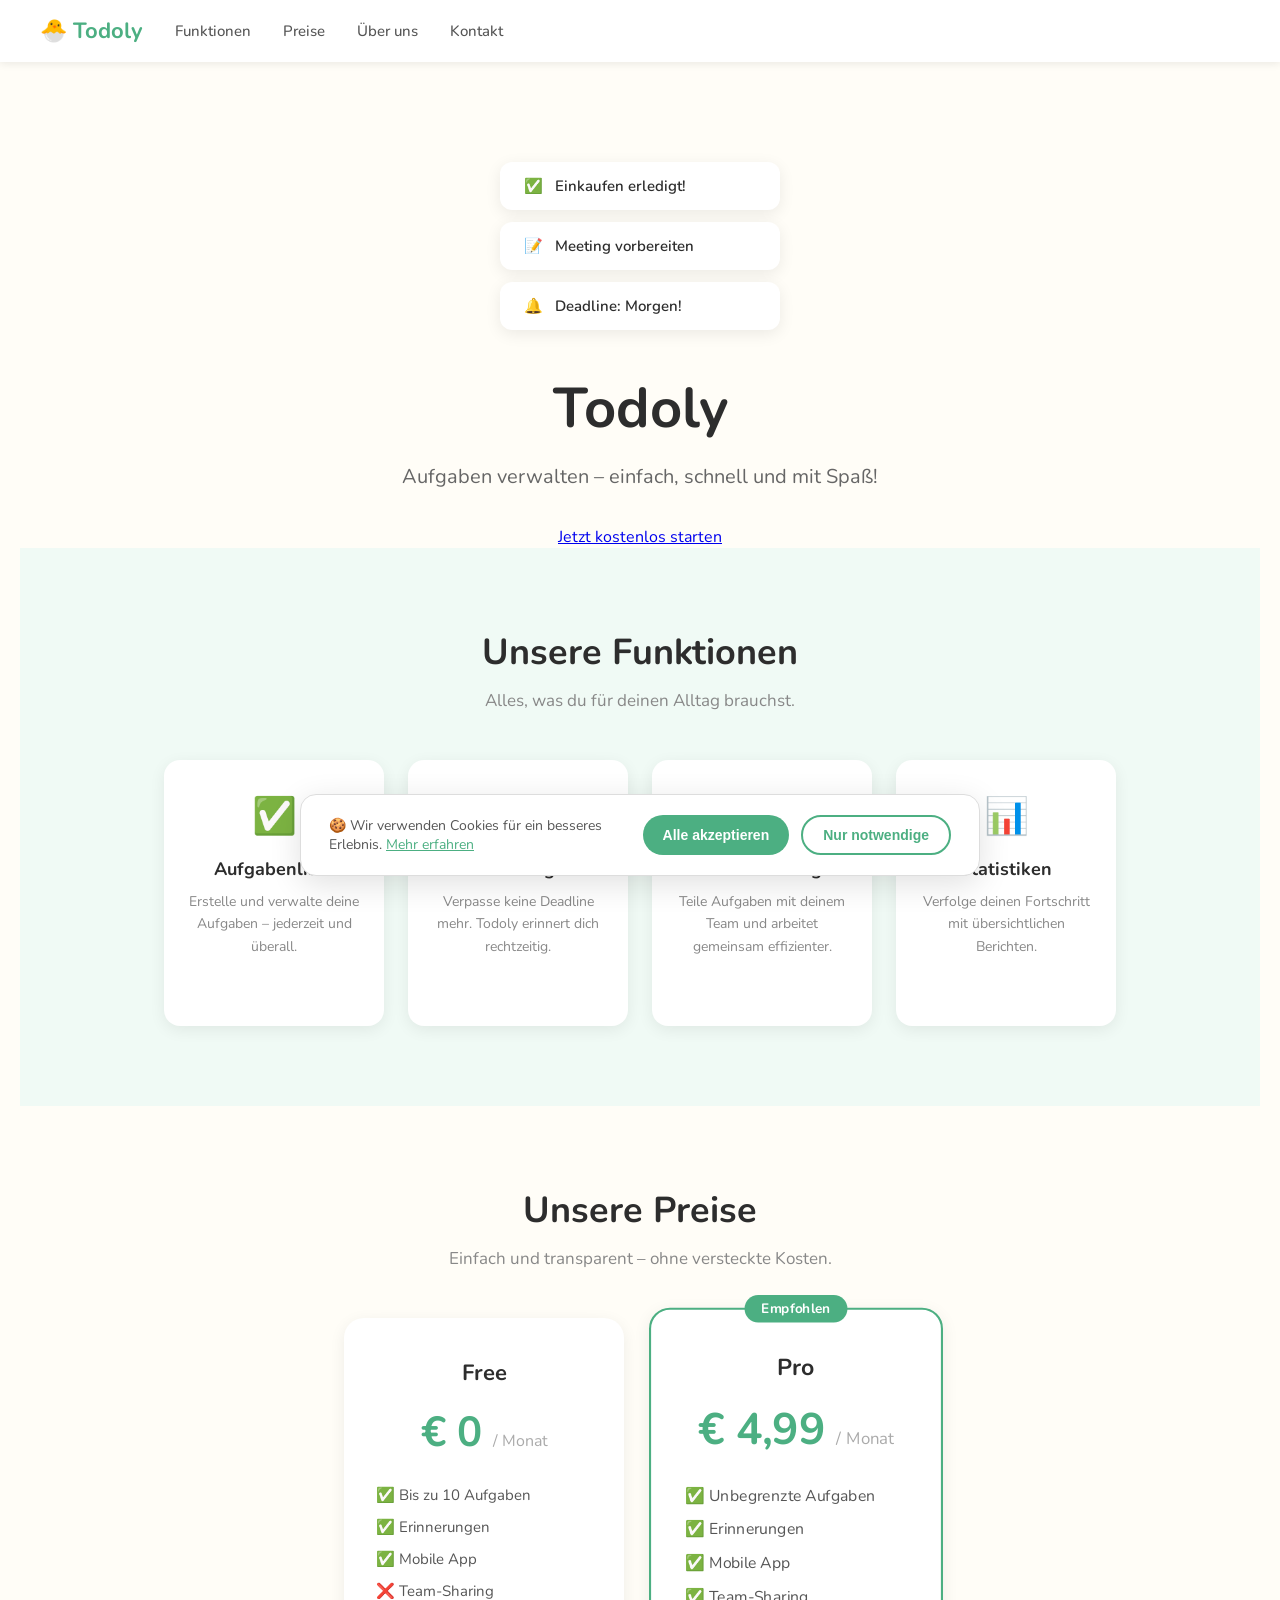
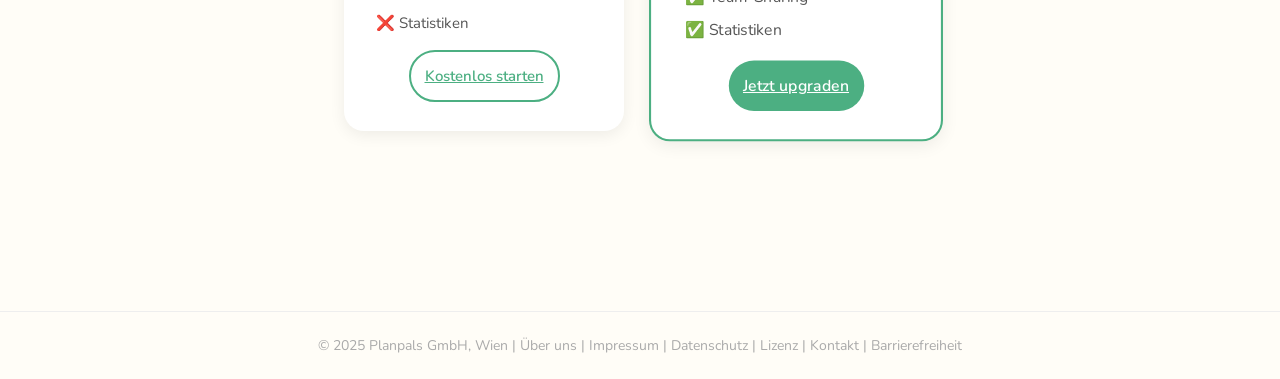
<file: index.html>
<!DOCTYPE html>
<html lang="de">
<head>
  <meta charset="UTF-8">
  <meta name="viewport" content="width=device-width, initial-scale=1.0">
  <title>Todoly – Planpals GmbH</title>
  <link rel="stylesheet" href="style.css">
</head>
<body>

  <!-- 접근성: 스킵 링크 -->
  <a href="#main" class="skip-link">Zum Hauptinhalt springen</a>

  <!-- Navigation -->
  <header role="banner">
    <nav aria-label="Hauptnavigation">
      <a href="index.html"><span>🐣 Todoly</span></a>
      <a href="#funktionen">Funktionen</a>
      <a href="#preise">Preise</a>
      <a href="about.html">Über uns</a>
      <a href="kontakt.html">Kontakt</a>
    </nav>
  </header>

  <!-- 메인 -->
  <main id="main">

    <!-- 히어로 -->
    <section aria-labelledby="hero-title">
      <div class="hero-animation" aria-label="Todoly App Animation" role="img">
  <div class="anim-card">
    <div class="anim-check">✅</div>
    <div class="anim-text">Einkaufen erledigt!</div>
  </div>
  <div class="anim-card anim-card-2">
    <div class="anim-check">📝</div>
    <div class="anim-text">Meeting vorbereiten</div>
  </div>
  <div class="anim-card anim-card-3">
    <div class="anim-check">🔔</div>
    <div class="anim-text">Deadline: Morgen!</div>
  </div>
</div>
      <h1 id="hero-title">Todoly</h1>
      <p>Aufgaben verwalten – einfach, schnell und mit Spaß!</p>
      <a href="#preise" class="btn-hero">Jetzt kostenlos starten</a>
    </section>

    <!-- 기능 -->
    <section id="funktionen" aria-labelledby="funktionen-title">

      <h2 id="funktionen-title">Unsere Funktionen</h2>
      <p>Alles, was du für deinen Alltag brauchst.</p>

      <div class="features">
        <div class="feature-card">
          <div class="feature-icon" aria-hidden="true">✅</div>
          <h3>Aufgabenliste</h3>
          <p>Erstelle und verwalte deine Aufgaben – jederzeit und überall.</p>
        </div>
        <div class="feature-card">
          <div class="feature-icon" aria-hidden="true">🔔</div>
          <h3>Erinnerungen</h3>
          <p>Verpasse keine Deadline mehr. Todoly erinnert dich rechtzeitig.</p>
        </div>
        <div class="feature-card">
          <div class="feature-icon" aria-hidden="true">👥</div>
          <h3>Team-Sharing</h3>
          <p>Teile Aufgaben mit deinem Team und arbeitet gemeinsam effizienter.</p>
        </div>
        <div class="feature-card">
          <div class="feature-icon" aria-hidden="true">📊</div>
          <h3>Statistiken</h3>
          <p>Verfolge deinen Fortschritt mit übersichtlichen Berichten.</p>
        </div>
      </div>
    </section>

    <!-- 가격 -->
    <section id="preise" aria-labelledby="preise-title">

      <h2 id="preise-title">Unsere Preise</h2>
      <p>Einfach und transparent – ohne versteckte Kosten.</p>

      <div class="pricing">

        <div class="pricing-card">
          <h3>Free</h3>
          <div class="price">€ 0 <span>/ Monat</span></div>
          <ul>
            <li>✅ Bis zu 10 Aufgaben</li>
            <li>✅ Erinnerungen</li>
            <li>✅ Mobile App</li>
            <li>❌ Team-Sharing</li>
            <li>❌ Statistiken</li>
          </ul>
          <a href="kontakt.html" class="btn-outline">Kostenlos starten</a>
        </div>

        <div class="pricing-card pricing-featured">
          <div class="badge">Empfohlen</div>
          <h3>Pro</h3>
          <div class="price">€ 4,99 <span>/ Monat</span></div>
          <ul>
            <li>✅ Unbegrenzte Aufgaben</li>
            <li>✅ Erinnerungen</li>
            <li>✅ Mobile App</li>
            <li>✅ Team-Sharing</li>
            <li>✅ Statistiken</li>
          </ul>
          <a href="kontakt.html" class="btn-solid">Jetzt upgraden</a>
        </div>

      </div>
    </section>

  </main>

  <!-- 푸터 -->
  <footer role="contentinfo">
  <p>© 2025 Planpals GmbH, Wien |
    <a href="about.html">Über uns</a> |
    <a href="impressum.html">Impressum</a> |
    <a href="datenschutz.html">Datenschutz</a> |
    <a href="lizenz.html">Lizenz</a> |
    <a href="kontakt.html">Kontakt</a> |
    <a href="barrierefreiheit.html">Barrierefreiheit</a>
  </p>
</footer>

  <!-- 쿠키 배너 -->
  <div id="cookieBanner" class="cookie-banner" role="dialog"
       aria-label="Cookie-Einstellungen">
    <p>🍪 Wir verwenden Cookies für ein besseres Erlebnis.
      <a href="datenschutz.html">Mehr erfahren</a>
    </p>
    <div class="cookie-buttons">
      <button onclick="acceptCookies()" class="btn-solid">Alle akzeptieren</button>
      <button onclick="declineCookies()" class="btn-outline">Nur notwendige</button>
    </div>
  </div>

  <script>
    // 쿠키 배너
    if (localStorage.getItem('cookieChoice')) {
      document.getElementById('cookieBanner').style.display = 'none';
    }
    function acceptCookies() {
      localStorage.setItem('cookieChoice', 'accepted');
      document.getElementById('cookieBanner').style.display = 'none';
    }
    function declineCookies() {
      localStorage.setItem('cookieChoice', 'declined');
      document.getElementById('cookieBanner').style.display = 'none';
    }
  </script>

</body>
</html>
</file>
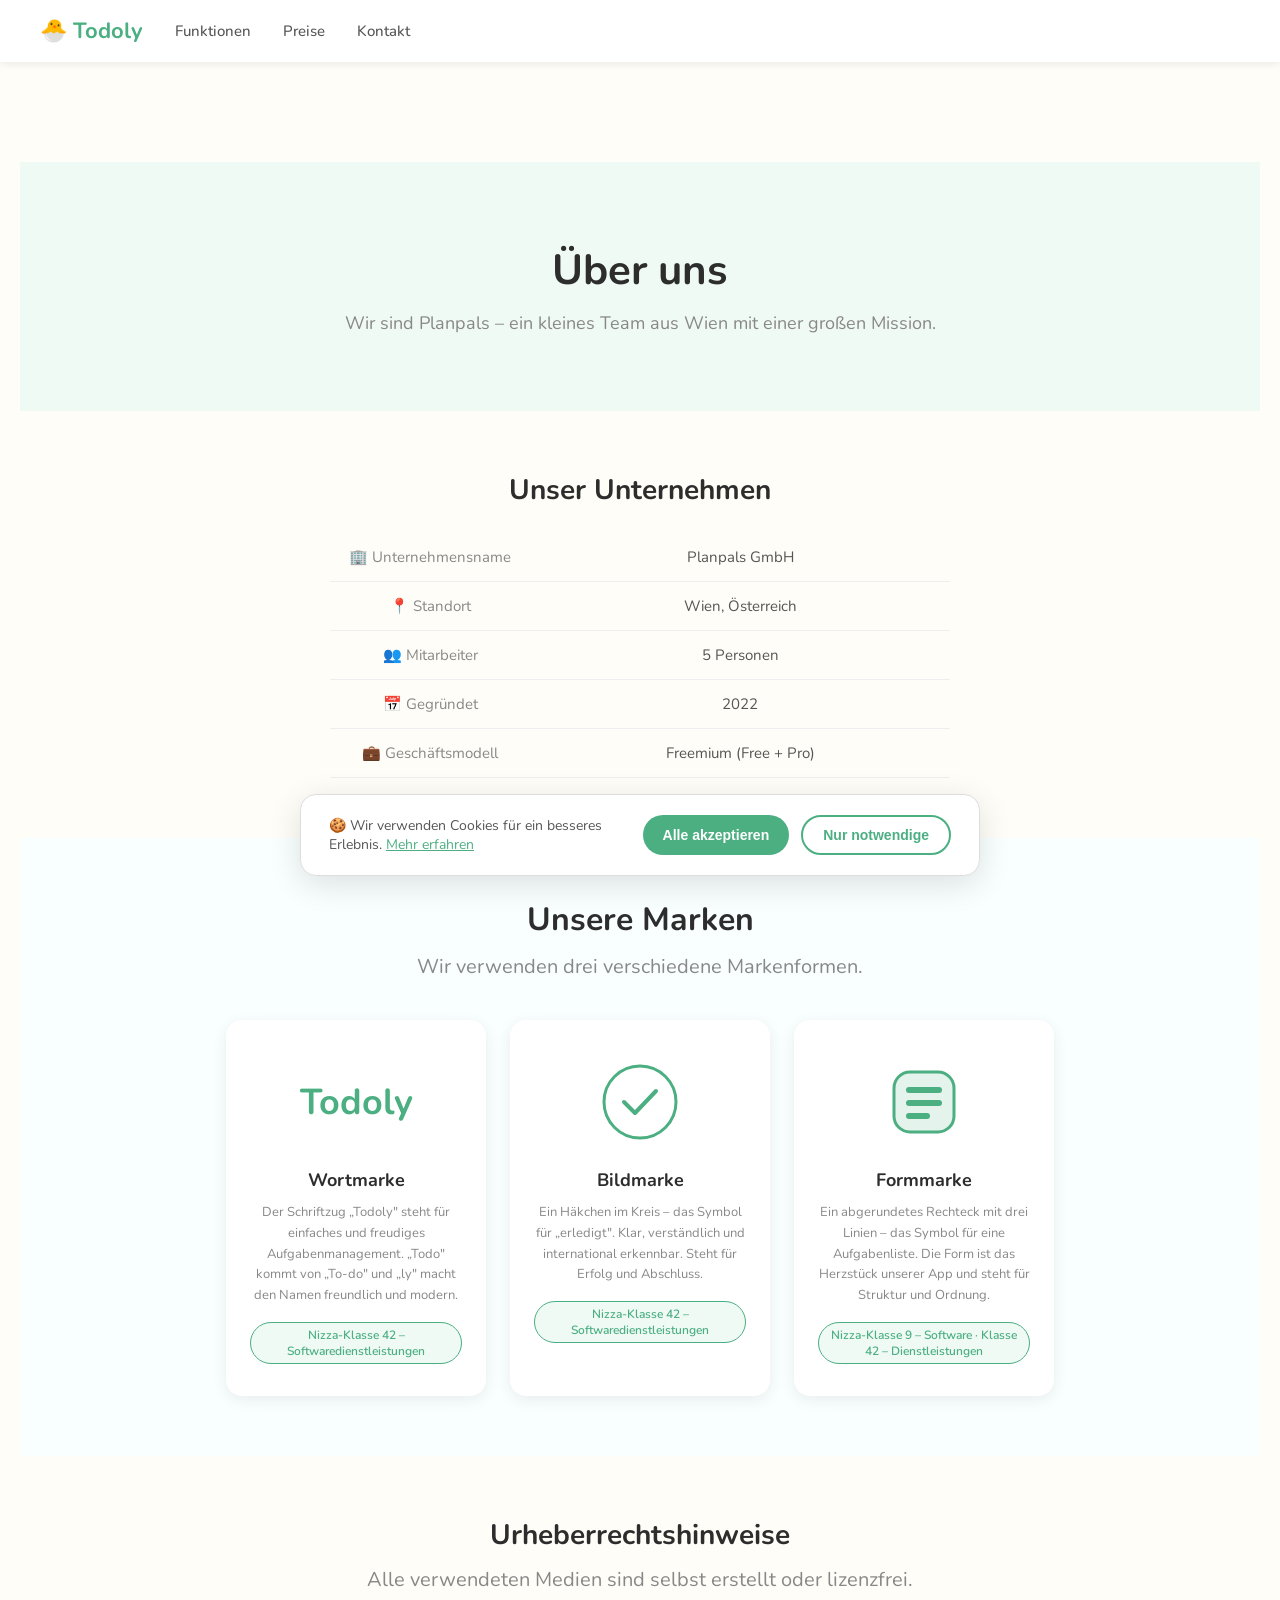
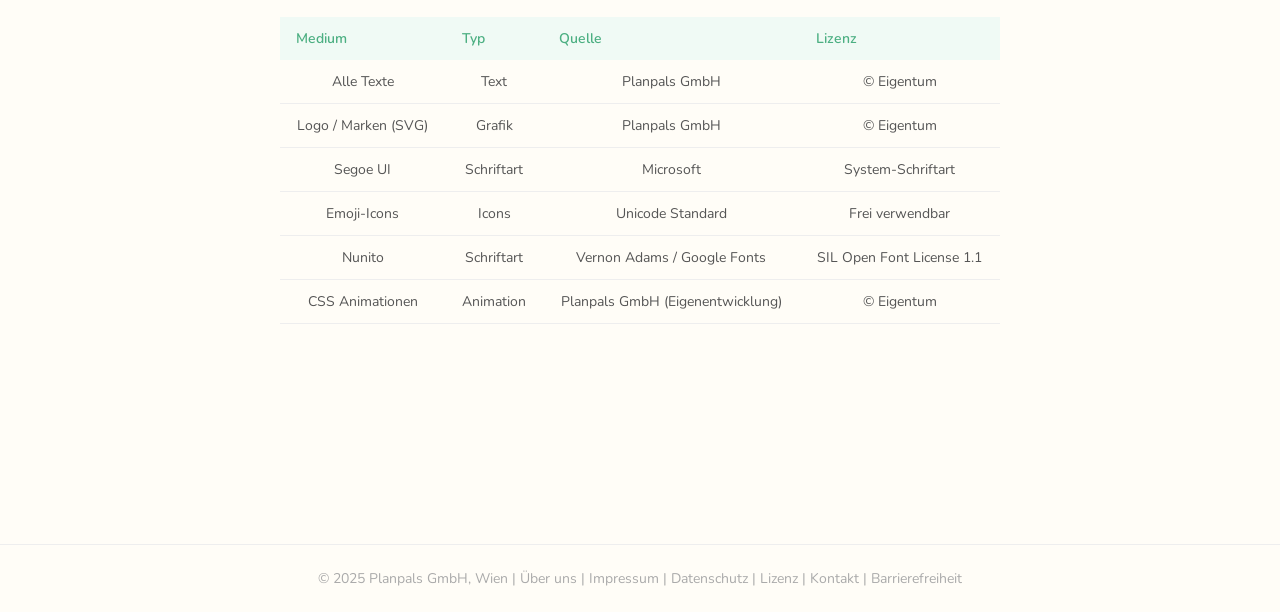
<file: about.html>
<!DOCTYPE html>
<html lang="de">
<head>
  <meta charset="UTF-8">
  <meta name="viewport" content="width=device-width, initial-scale=1.0">
  <title>Über uns – Planpals GmbH</title>
  <link rel="stylesheet" href="style.css">
</head>
<body>
    <!-- 스킵 링크 -->
<a href="#main" class="skip-link">Zum Hauptinhalt springen</a>

  <!-- Navigation -->
  <header role="banner">
    <nav aria-label="Hauptnavigation">
      <a href="index.html"><span>🐣 Todoly</span></a>
      <a href="index.html#funktionen">Funktionen</a>
      <a href="index.html#preise">Preise</a>
      <a href="kontakt.html">Kontakt</a>
    </nav>
  </header>

  <!-- Hauptinhalt -->
  <main id="main">

    <!-- Über uns -->
    <section class="page-hero">
      <h1>Über uns</h1>
      <p>Wir sind Planpals – ein kleines Team aus Wien mit einer großen Mission.</p>
    </section>

    <!-- Unternehmen Info -->
    <section class="about-info">
      <h2>Unser Unternehmen</h2>
      <table class="info-table">
        <tr>
          <td>🏢 Unternehmensname</td>
          <td>Planpals GmbH</td>
        </tr>
        <tr>
          <td>📍 Standort</td>
          <td>Wien, Österreich</td>
        </tr>
        <tr>
          <td>👥 Mitarbeiter</td>
          <td>5 Personen</td>
        </tr>
        <tr>
          <td>📅 Gegründet</td>
          <td>2022</td>
        </tr>
        <tr>
          <td>💼 Geschäftsmodell</td>
          <td>Freemium (Free + Pro)</td>
        </tr>
      </table>
    </section>

    <!-- Marken -->
    <section class="brands">
      <h2>Unsere Marken</h2>
      <p>Wir verwenden drei verschiedene Markenformen.</p>

      <div class="brand-cards">

        <!-- Marke 1: Wortmarke -->
        <div class="brand-card">
          <div class="brand-display wordmark">Todoly</div>
          <h3>Wortmarke</h3>
          <p>Der Schriftzug „Todoly" steht für einfaches und freudiges Aufgabenmanagement. „Todo" kommt von „To-do" und „ly" macht den Namen freundlich und modern.</p>
          <div class="nizza">Nizza-Klasse 42 – Softwaredienstleistungen</div>
        </div>

        <!-- Marke 2: Bildmarke -->
        <div class="brand-card">
          <div class="brand-display">
            <svg width="80" height="80" viewBox="0 0 80 80" fill="none">
              <circle cx="40" cy="40" r="36" stroke="#4caf82" stroke-width="3"/>
              <path d="M24 40 L35 51 L56 29" stroke="#4caf82" stroke-width="4" stroke-linecap="round" stroke-linejoin="round"/>
            </svg>
          </div>
          <h3>Bildmarke</h3>
          <p>Ein Häkchen im Kreis – das Symbol für „erledigt". Klar, verständlich und international erkennbar. Steht für Erfolg und Abschluss.</p>
          <div class="nizza">Nizza-Klasse 42 – Softwaredienstleistungen</div>
        </div>

        <!-- Marke 3: Formmarke -->
        <div class="brand-card">
          <div class="brand-display">
            <svg width="80" height="80" viewBox="0 0 80 80" fill="none">
              <rect x="10" y="10" width="60" height="60" rx="16" fill="#4caf82" opacity="0.15"/>
              <rect x="10" y="10" width="60" height="60" rx="16" stroke="#4caf82" stroke-width="3"/>
              <rect x="22" y="38" width="36" height="6" rx="3" fill="#4caf82"/>
              <rect x="22" y="25" width="36" height="6" rx="3" fill="#4caf82"/>
              <rect x="22" y="51" width="24" height="6" rx="3" fill="#4caf82"/>
            </svg>
          </div>
          <h3>Formmarke</h3>
          <p>Ein abgerundetes Rechteck mit drei Linien – das Symbol für eine Aufgabenliste. Die Form ist das Herzstück unserer App und steht für Struktur und Ordnung.</p>
          <div class="nizza">Nizza-Klasse 9 – Software · Klasse 42 – Dienstleistungen</div>
        </div>

      </div>
    </section>

    <!-- Medienlizenzen -->
    <section class="media-section">
      <h2>Urheberrechtshinweise</h2>
      <p>Alle verwendeten Medien sind selbst erstellt oder lizenzfrei.</p>

      <table class="media-table">
        <thead>
          <tr>
            <th>Medium</th>
            <th>Typ</th>
            <th>Quelle</th>
            <th>Lizenz</th>
          </tr>
        </thead>
        <tbody>
          <tr>
            <td>Alle Texte</td>
            <td>Text</td>
            <td>Planpals GmbH</td>
            <td>© Eigentum</td>
          </tr>
          <tr>
            <td>Logo / Marken (SVG)</td>
            <td>Grafik</td>
            <td>Planpals GmbH</td>
            <td>© Eigentum</td>
          </tr>
          <tr>
            <td>Segoe UI</td>
            <td>Schriftart</td>
            <td>Microsoft</td>
            <td>System-Schriftart</td>
          </tr>
          <tr>
            <td>Emoji-Icons</td>
            <td>Icons</td>
            <td>Unicode Standard</td>
            <td>Frei verwendbar</td>
          </tr>
          <tr>
            <td>Nunito</td>
            <td>Schriftart</td>
            <td>Vernon Adams / Google Fonts</td>
            <td>SIL Open Font License 1.1</td>
          </tr>
          <tr>
            <td>CSS Animationen</td>
            <td>Animation</td>
            <td>Planpals GmbH (Eigenentwicklung)</td>
            <td>© Eigentum</td>
          </tr>
        </tbody>
      </table>
    </section>

  </main>

  <!-- Fußzeile -->
  <footer role="contentinfo">
  <p>© 2025 Planpals GmbH, Wien |
    <a href="about.html">Über uns</a> |
    <a href="impressum.html">Impressum</a> |
    <a href="datenschutz.html">Datenschutz</a> |
    <a href="lizenz.html">Lizenz</a> |
    <a href="kontakt.html">Kontakt</a> |
    <a href="barrierefreiheit.html">Barrierefreiheit</a>
  </p>
</footer>

<div id="cookieBanner" class="cookie-banner" role="dialog"
       aria-label="Cookie-Einstellungen">
    <p>🍪 Wir verwenden Cookies für ein besseres Erlebnis.
      <a href="datenschutz.html">Mehr erfahren</a>
    </p>
    <div class="cookie-buttons">
      <button onclick="acceptCookies()" class="btn-solid">Alle akzeptieren</button>
      <button onclick="declineCookies()" class="btn-outline">Nur notwendige</button>
    </div>
  </div>

  <script>
    if (localStorage.getItem('cookieChoice')) {
      document.getElementById('cookieBanner').style.display = 'none';
    }
    function acceptCookies() {
      localStorage.setItem('cookieChoice', 'accepted');
      document.getElementById('cookieBanner').style.display = 'none';
    }
    function declineCookies() {
      localStorage.setItem('cookieChoice', 'declined');
      document.getElementById('cookieBanner').style.display = 'none';
    }
  </script>
</body>
</html>
</file>
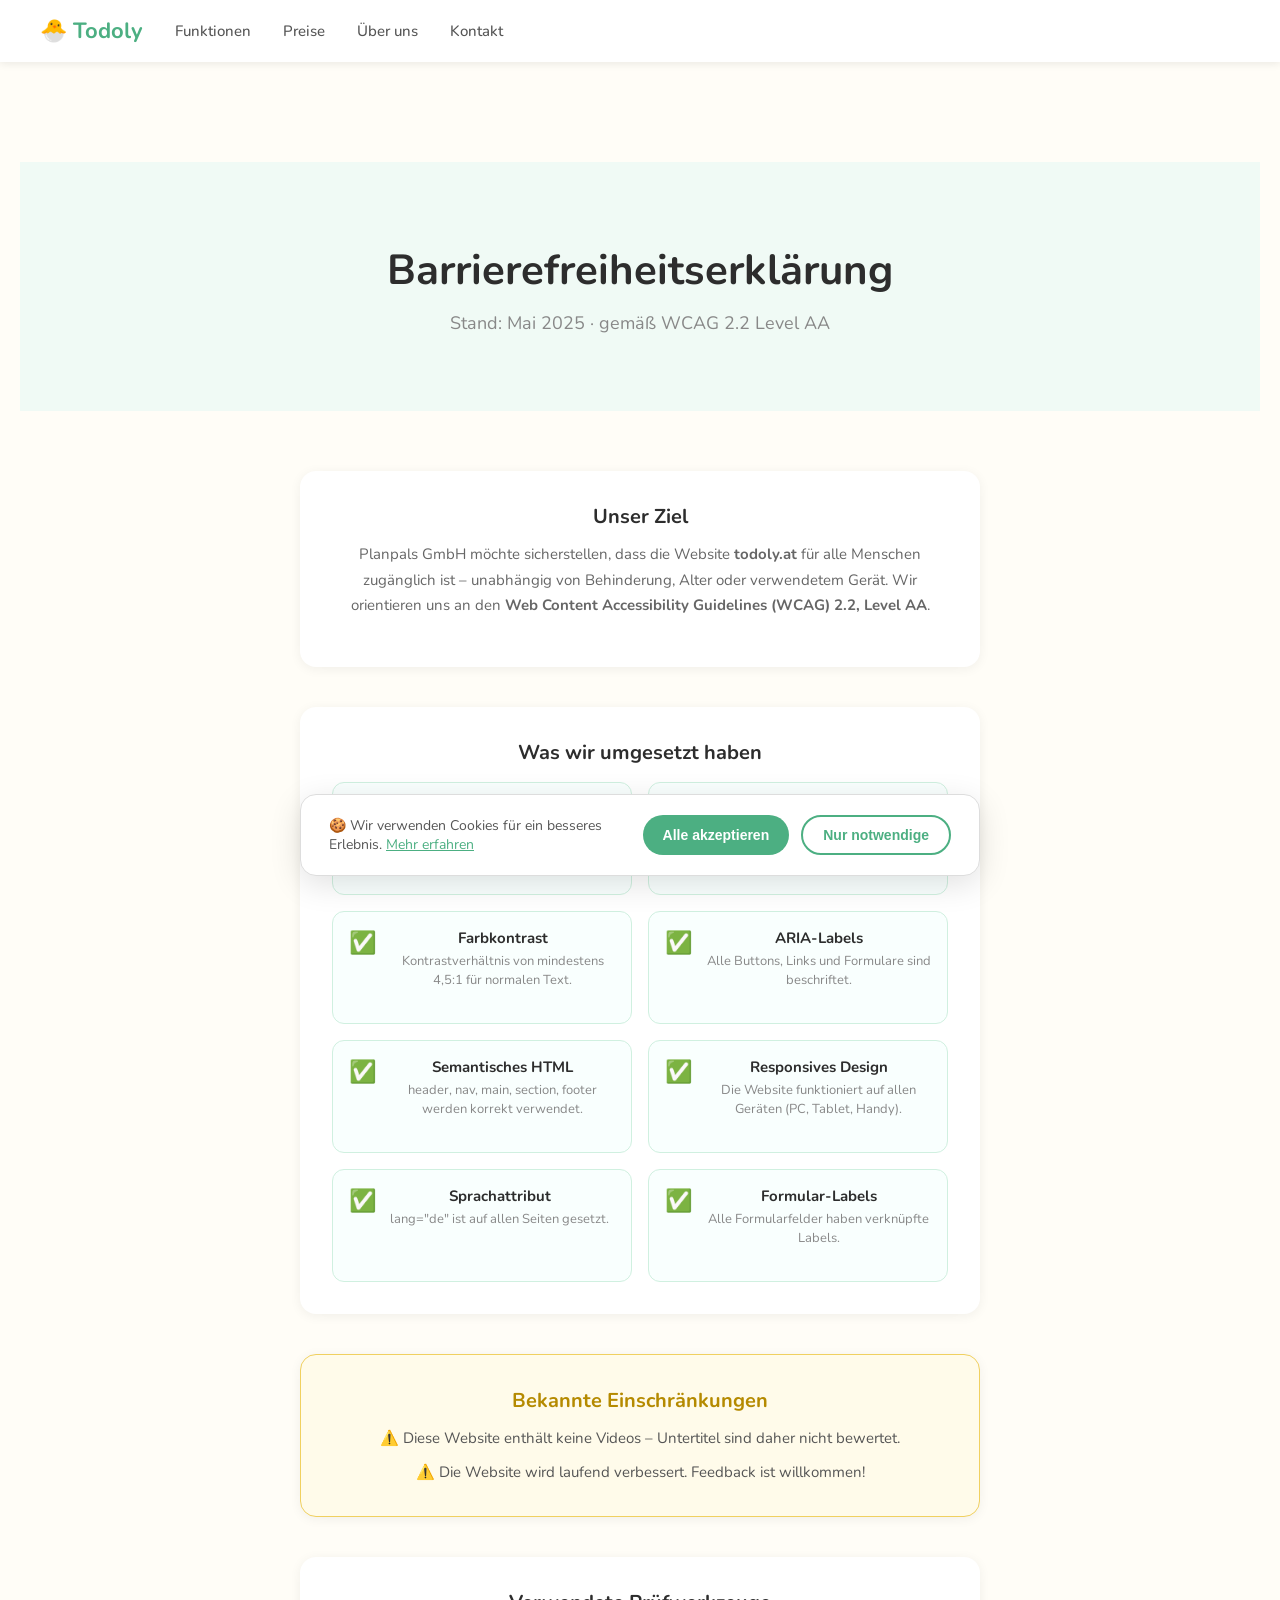
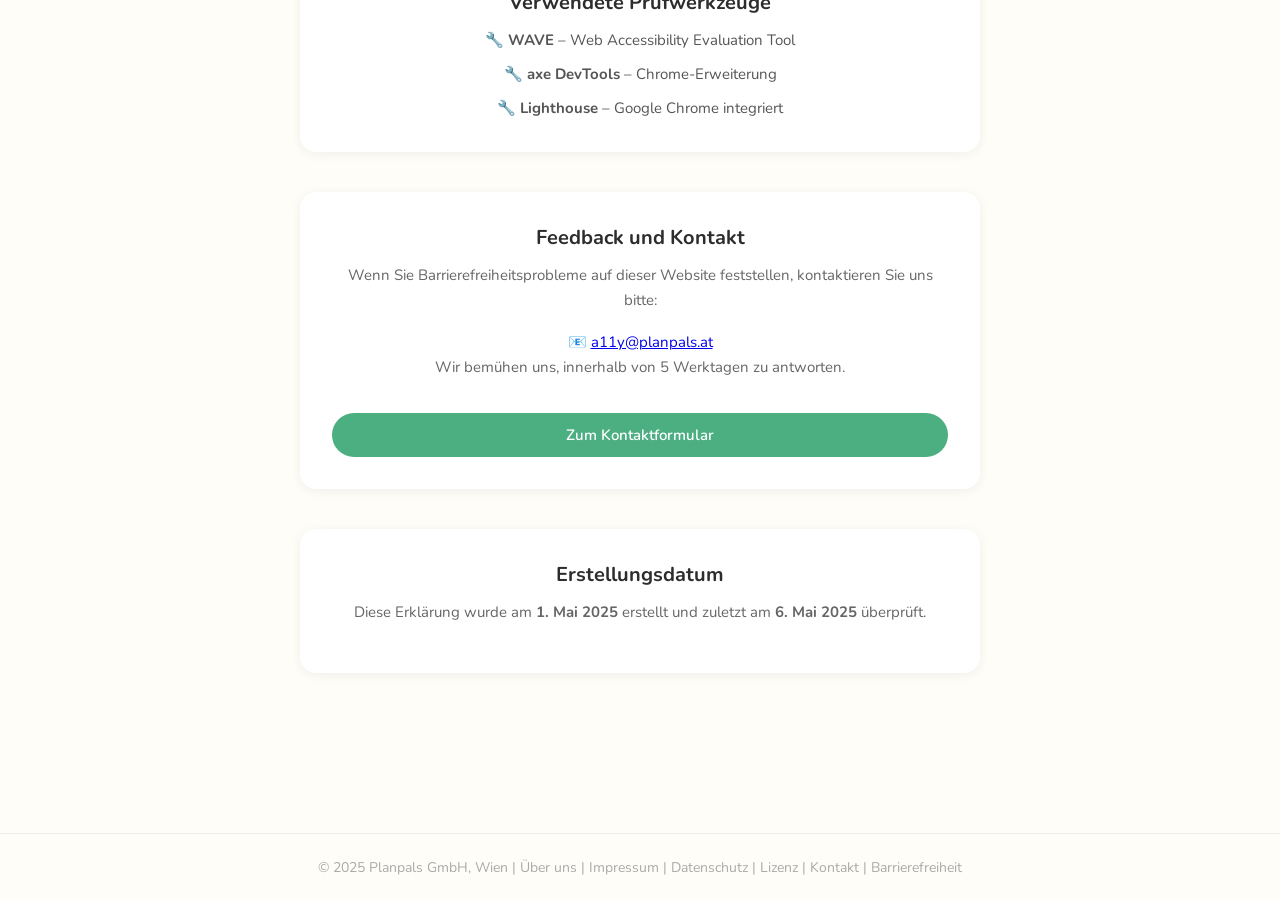
<file: barrierefreiheit.html>
<!DOCTYPE html>
<html lang="de">
<head>
  <meta charset="UTF-8">
  <meta name="viewport" content="width=device-width, initial-scale=1.0">
  <title>Barrierefreiheit – Planpals GmbH</title>
  <link rel="stylesheet" href="style.css">
</head>
<body>

  <a href="#main" class="skip-link">Zum Hauptinhalt springen</a>

  <header role="banner">
    <nav aria-label="Hauptnavigation">
      <a href="index.html"><span>🐣 Todoly</span></a>
      <a href="index.html#funktionen">Funktionen</a>
      <a href="index.html#preise">Preise</a>
      <a href="about.html">Über uns</a>
      <a href="kontakt.html">Kontakt</a>
    </nav>
  </header>

  <main id="main">

    <section class="page-hero">
      <h1>Barrierefreiheitserklärung</h1>
      <p>Stand: Mai 2025 · gemäß WCAG 2.2 Level AA</p>
    </section>

    <section class="legal-content">

      <!-- 소개 -->
      <div class="legal-block">
        <h2>Unser Ziel</h2>
        <p>Planpals GmbH möchte sicherstellen, dass die Website <strong>todoly.at</strong> für alle Menschen zugänglich ist – unabhängig von Behinderung, Alter oder verwendetem Gerät. Wir orientieren uns an den <strong>Web Content Accessibility Guidelines (WCAG) 2.2, Level AA</strong>.</p>
      </div>

      <!-- 준수 항목 -->
      <div class="legal-block">
        <h2>Was wir umgesetzt haben</h2>
        <div class="a11y-grid">

          <div class="a11y-item">
            <div class="a11y-icon">✅</div>
            <div>
              <strong>Tastaturnavigation</strong>
              <p>Alle Seiten sind vollständig per Tastatur bedienbar.</p>
            </div>
          </div>

          <div class="a11y-item">
            <div class="a11y-icon">✅</div>
            <div>
              <strong>Skip-Link</strong>
              <p>„Zum Hauptinhalt springen" Link auf allen Seiten vorhanden.</p>
            </div>
          </div>

          <div class="a11y-item">
            <div class="a11y-icon">✅</div>
            <div>
              <strong>Farbkontrast</strong>
              <p>Kontrastverhältnis von mindestens 4,5:1 für normalen Text.</p>
            </div>
          </div>

          <div class="a11y-item">
            <div class="a11y-icon">✅</div>
            <div>
              <strong>ARIA-Labels</strong>
              <p>Alle Buttons, Links und Formulare sind beschriftet.</p>
            </div>
          </div>

          <div class="a11y-item">
            <div class="a11y-icon">✅</div>
            <div>
              <strong>Semantisches HTML</strong>
              <p>header, nav, main, section, footer werden korrekt verwendet.</p>
            </div>
          </div>

          <div class="a11y-item">
            <div class="a11y-icon">✅</div>
            <div>
              <strong>Responsives Design</strong>
              <p>Die Website funktioniert auf allen Geräten (PC, Tablet, Handy).</p>
            </div>
          </div>

          <div class="a11y-item">
            <div class="a11y-icon">✅</div>
            <div>
              <strong>Sprachattribut</strong>
              <p>lang="de" ist auf allen Seiten gesetzt.</p>
            </div>
          </div>

          <div class="a11y-item">
            <div class="a11y-icon">✅</div>
            <div>
              <strong>Formular-Labels</strong>
              <p>Alle Formularfelder haben verknüpfte Labels.</p>
            </div>
          </div>

        </div>
      </div>

      <!-- 알려진 문제 -->
      <div class="legal-block warning-block">
        <h2>Bekannte Einschränkungen</h2>
        <ul>
          <li>⚠️ Diese Website enthält keine Videos – Untertitel sind daher nicht bewertet.</li>
          <li>⚠️ Die Website wird laufend verbessert. Feedback ist willkommen!</li>
        </ul>
      </div>

      <!-- 검증 도구 -->
      <div class="legal-block">
        <h2>Verwendete Prüfwerkzeuge</h2>
        <ul>
          <li>🔧 <strong>WAVE</strong> – Web Accessibility Evaluation Tool</li>
          <li>🔧 <strong>axe DevTools</strong> – Chrome-Erweiterung</li>
          <li>🔧 <strong>Lighthouse</strong> – Google Chrome integriert</li>
        </ul>
      </div>

      <!-- 피드백 -->
      <div class="legal-block">
        <h2>Feedback und Kontakt</h2>
        <p>Wenn Sie Barrierefreiheitsprobleme auf dieser Website feststellen, kontaktieren Sie uns bitte:</p>
        <p>
          📧 <a href="mailto:a11y@planpals.at">a11y@planpals.at</a><br>
          Wir bemühen uns, innerhalb von 5 Werktagen zu antworten.
        </p>
        <a href="kontakt.html" class="btn-solid" style="display:inline-block; margin-top:16px; padding: 12px 28px; text-decoration:none;">Zum Kontaktformular</a>
      </div>

      <!-- 작성일 -->
      <div class="legal-block">
        <h2>Erstellungsdatum</h2>
        <p>Diese Erklärung wurde am <strong>1. Mai 2025</strong> erstellt und zuletzt am <strong>6. Mai 2025</strong> überprüft.</p>
      </div>

    </section>
  </main>

  <footer role="contentinfo">
  <p>© 2025 Planpals GmbH, Wien |
    <a href="about.html">Über uns</a> |
    <a href="impressum.html">Impressum</a> |
    <a href="datenschutz.html">Datenschutz</a> |
    <a href="lizenz.html">Lizenz</a> |
    <a href="kontakt.html">Kontakt</a> |
    <a href="barrierefreiheit.html">Barrierefreiheit</a>
  </p>
</footer>

  <div id="cookieBanner" class="cookie-banner" role="dialog"
       aria-label="Cookie-Einstellungen">
    <p>🍪 Wir verwenden Cookies für ein besseres Erlebnis.
      <a href="datenschutz.html">Mehr erfahren</a>
    </p>
    <div class="cookie-buttons">
      <button onclick="acceptCookies()" class="btn-solid">Alle akzeptieren</button>
      <button onclick="declineCookies()" class="btn-outline">Nur notwendige</button>
    </div>
  </div>

  <script>
    if (localStorage.getItem('cookieChoice')) {
      document.getElementById('cookieBanner').style.display = 'none';
    }
    function acceptCookies() {
      localStorage.setItem('cookieChoice', 'accepted');
      document.getElementById('cookieBanner').style.display = 'none';
    }
    function declineCookies() {
      localStorage.setItem('cookieChoice', 'declined');
      document.getElementById('cookieBanner').style.display = 'none';
    }
  </script>

</body>
</html>
</file>
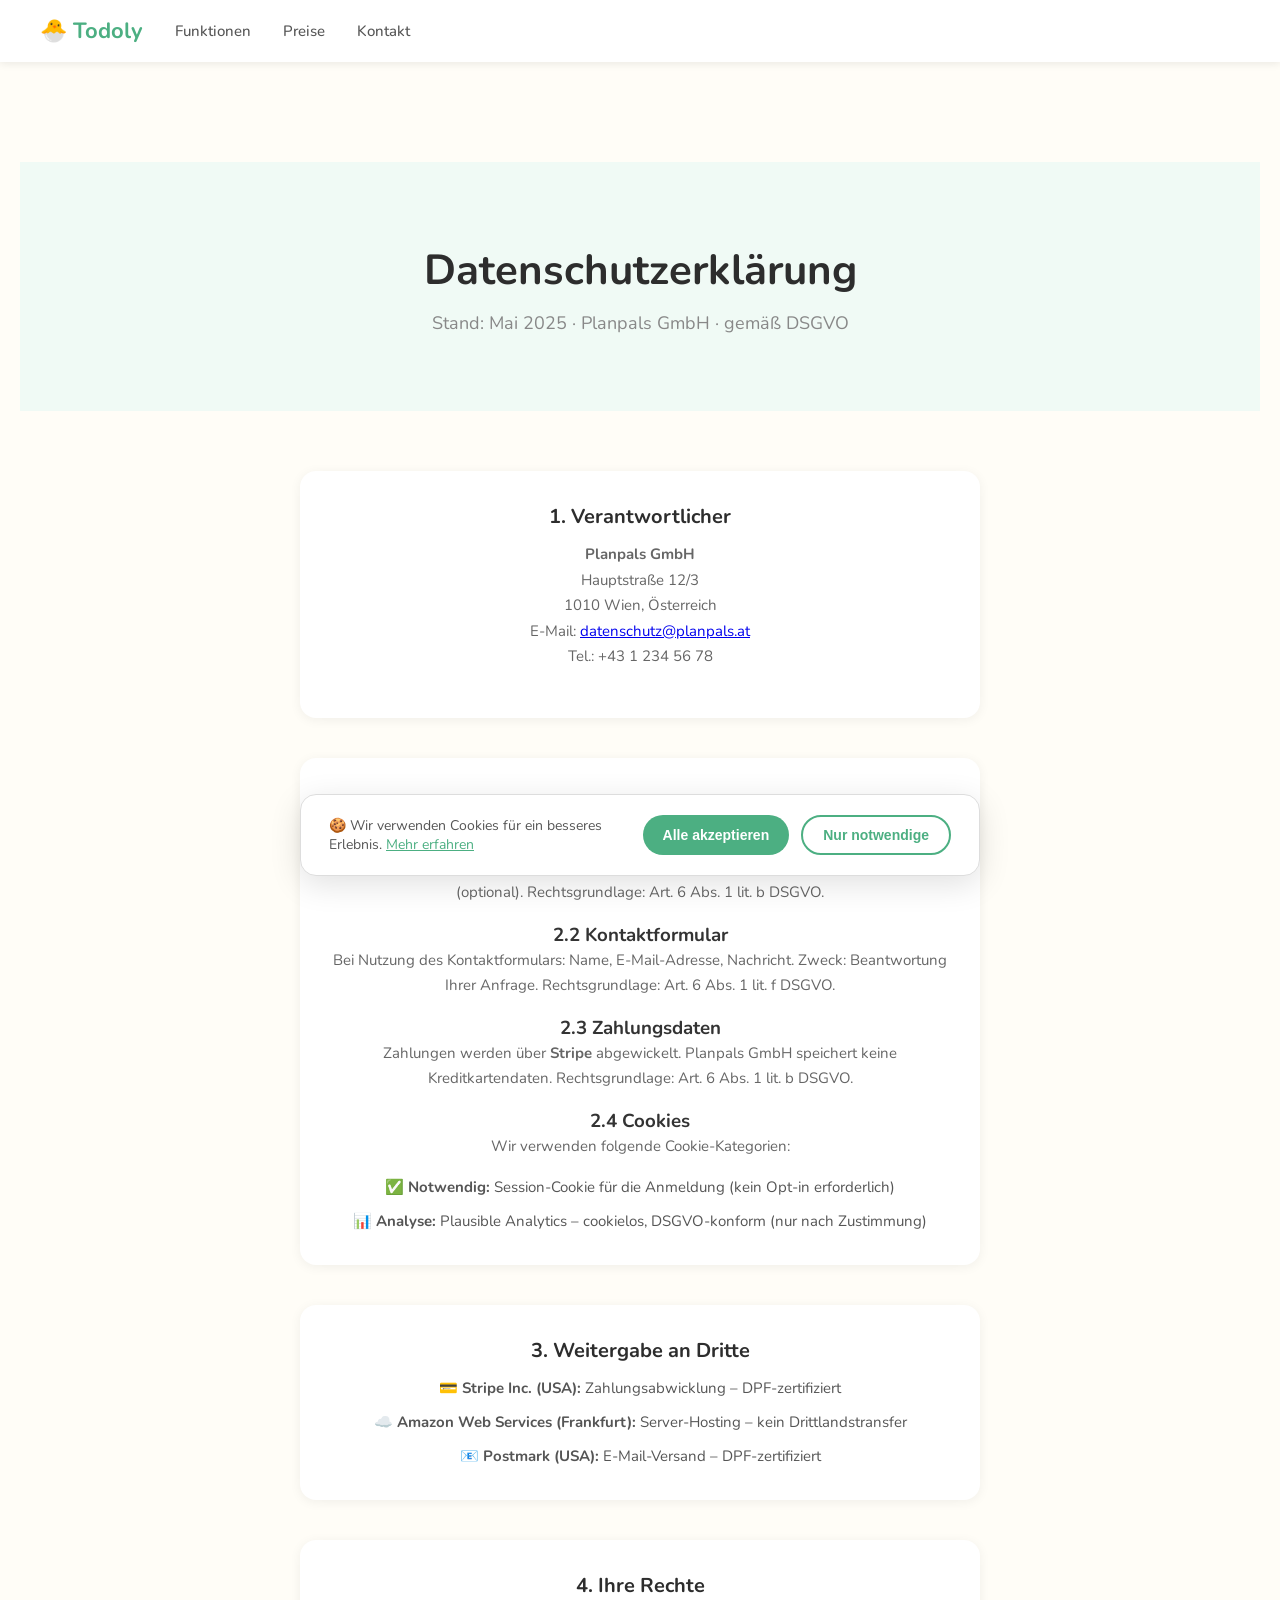
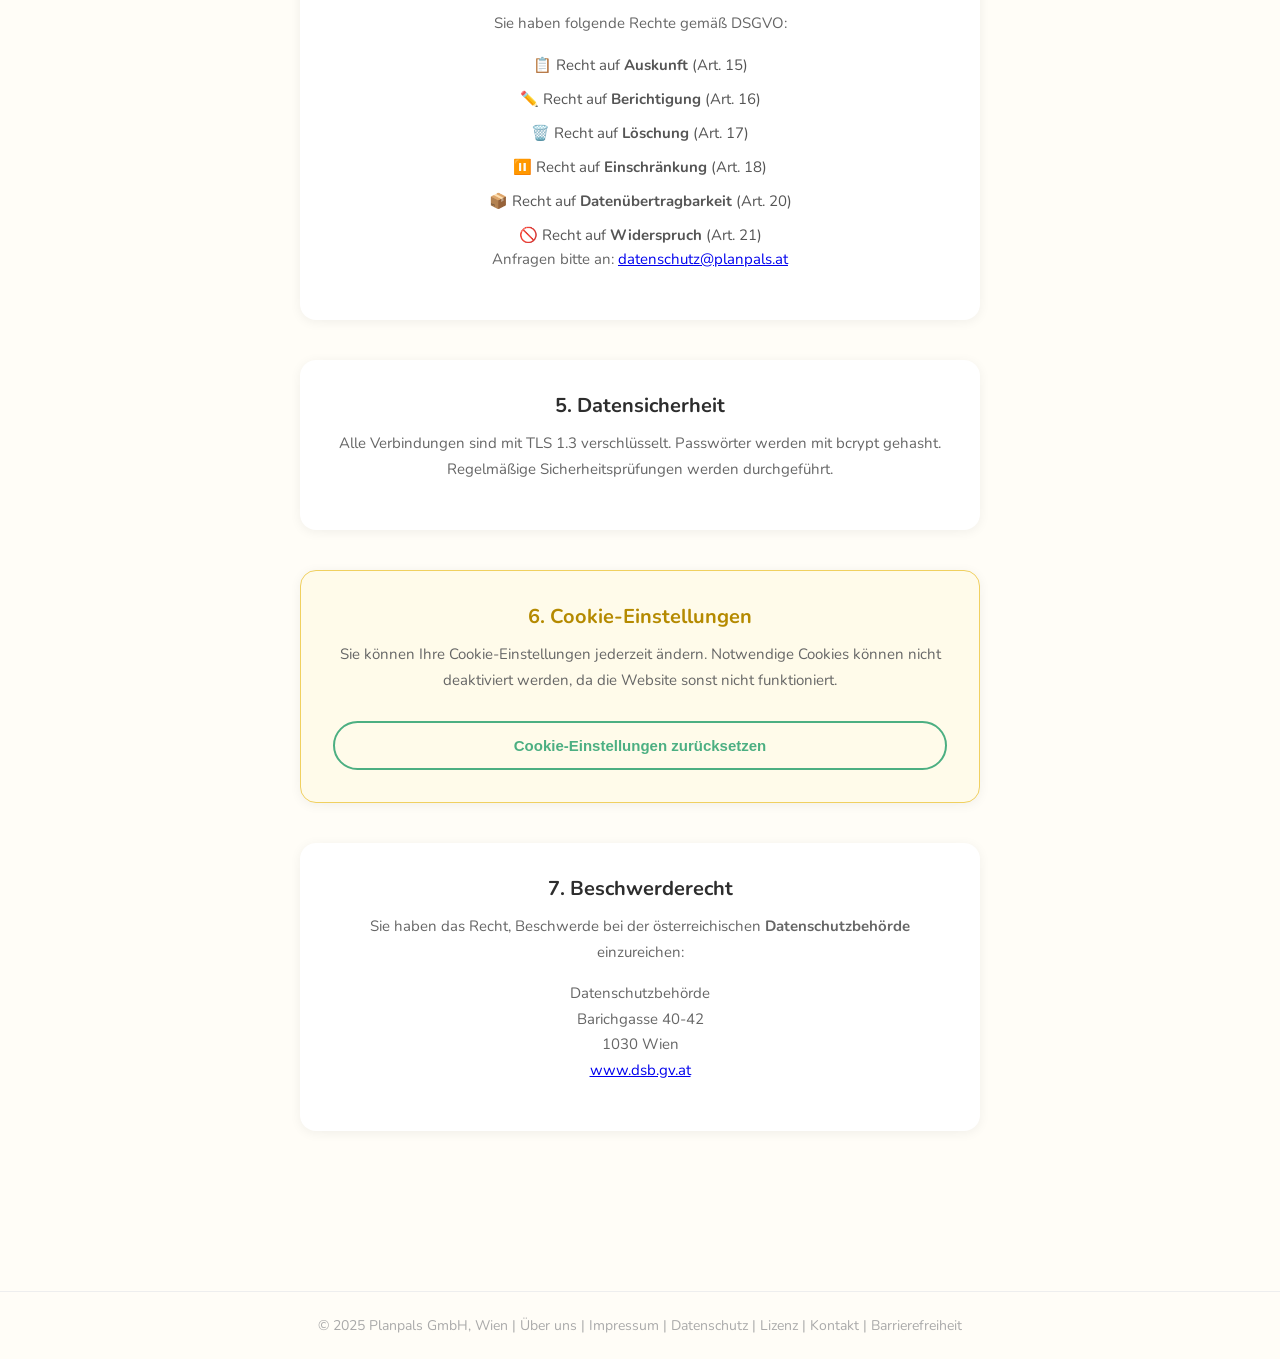
<file: datenschutz.html>
<!DOCTYPE html>
<html lang="de">
<head>
  <meta charset="UTF-8">
  <meta name="viewport" content="width=device-width, initial-scale=1.0">
  <title>Datenschutz – Planpals GmbH</title>
  <link rel="stylesheet" href="style.css">
</head>
<body>
    <a href="#main" class="skip-link">Zum Hauptinhalt springen</a>

  <!-- Navigation -->
  <header role="banner">
    <nav aria-label="Hauptnavigation">
      <a href="index.html"><span>🐣 Todoly</span></a>
      <a href="index.html#funktionen">Funktionen</a>
      <a href="index.html#preise">Preise</a>
      <a href="kontakt.html">Kontakt</a>
    </nav>
  </header>

  <!-- Hauptinhalt -->
  <main id="main">

    <section class="page-hero">
      <h1>Datenschutzerklärung</h1>
      <p>Stand: Mai 2025 · Planpals GmbH · gemäß DSGVO</p>
    </section>

    <section class="legal-content">

      <!-- 1. 책임자 -->
      <div class="legal-block">
        <h2>1. Verantwortlicher</h2>
        <p>
          <strong>Planpals GmbH</strong><br>
          Hauptstraße 12/3<br>
          1010 Wien, Österreich<br>
          E-Mail: <a href="mailto:datenschutz@planpals.at">datenschutz@planpals.at</a><br>
          Tel.: +43 1 234 56 78
        </p>
      </div>

      <!-- 2. 수집 데이터 -->
      <div class="legal-block">
        <h2>2. Welche Daten wir sammeln</h2>

        <h3>2.1 Registrierung</h3>
        <p>Bei der Kontoerstellung erheben wir: E-Mail-Adresse, Passwort (verschlüsselt), Name (optional). Rechtsgrundlage: Art. 6 Abs. 1 lit. b DSGVO.</p>

        <h3>2.2 Kontaktformular</h3>
        <p>Bei Nutzung des Kontaktformulars: Name, E-Mail-Adresse, Nachricht. Zweck: Beantwortung Ihrer Anfrage. Rechtsgrundlage: Art. 6 Abs. 1 lit. f DSGVO.</p>

        <h3>2.3 Zahlungsdaten</h3>
        <p>Zahlungen werden über <strong>Stripe</strong> abgewickelt. Planpals GmbH speichert keine Kreditkartendaten. Rechtsgrundlage: Art. 6 Abs. 1 lit. b DSGVO.</p>

        <h3>2.4 Cookies</h3>
        <p>Wir verwenden folgende Cookie-Kategorien:</p>
        <ul>
          <li>✅ <strong>Notwendig:</strong> Session-Cookie für die Anmeldung (kein Opt-in erforderlich)</li>
          <li>📊 <strong>Analyse:</strong> Plausible Analytics – cookielos, DSGVO-konform (nur nach Zustimmung)</li>
        </ul>
      </div>

      <!-- 3. 제3자 -->
      <div class="legal-block">
        <h2>3. Weitergabe an Dritte</h2>
        <ul>
          <li>💳 <strong>Stripe Inc. (USA):</strong> Zahlungsabwicklung – DPF-zertifiziert</li>
          <li>☁️ <strong>Amazon Web Services (Frankfurt):</strong> Server-Hosting – kein Drittlandstransfer</li>
          <li>📧 <strong>Postmark (USA):</strong> E-Mail-Versand – DPF-zertifiziert</li>
        </ul>
      </div>

      <!-- 4. 사용자 권리 -->
      <div class="legal-block">
        <h2>4. Ihre Rechte</h2>
        <p>Sie haben folgende Rechte gemäß DSGVO:</p>
        <ul>
          <li>📋 Recht auf <strong>Auskunft</strong> (Art. 15)</li>
          <li>✏️ Recht auf <strong>Berichtigung</strong> (Art. 16)</li>
          <li>🗑️ Recht auf <strong>Löschung</strong> (Art. 17)</li>
          <li>⏸️ Recht auf <strong>Einschränkung</strong> (Art. 18)</li>
          <li>📦 Recht auf <strong>Datenübertragbarkeit</strong> (Art. 20)</li>
          <li>🚫 Recht auf <strong>Widerspruch</strong> (Art. 21)</li>
        </ul>
        <p>Anfragen bitte an: <a href="mailto:datenschutz@planpals.at">datenschutz@planpals.at</a></p>
      </div>

      <!-- 5. 보안 -->
      <div class="legal-block">
        <h2>5. Datensicherheit</h2>
        <p>Alle Verbindungen sind mit TLS 1.3 verschlüsselt. Passwörter werden mit bcrypt gehasht. Regelmäßige Sicherheitsprüfungen werden durchgeführt.</p>
      </div>

      <!-- 6. 쿠키 -->
      <div class="legal-block warning-block">
        <h2>6. Cookie-Einstellungen</h2>
        <p>Sie können Ihre Cookie-Einstellungen jederzeit ändern. Notwendige Cookies können nicht deaktiviert werden, da die Website sonst nicht funktioniert.</p>
        <button class="btn-outline" style="margin-top: 12px;" onclick="resetCookies()">Cookie-Einstellungen zurücksetzen</button>
      </div>

      <!-- 7. 감독기관 -->
      <div class="legal-block">
        <h2>7. Beschwerderecht</h2>
        <p>Sie haben das Recht, Beschwerde bei der österreichischen <strong>Datenschutzbehörde</strong> einzureichen:</p>
        <p>
          Datenschutzbehörde<br>
          Barichgasse 40-42<br>
          1030 Wien<br>
          <a href="https://www.dsb.gv.at" target="_blank">www.dsb.gv.at</a>
        </p>
      </div>

    </section>
  </main>

  <!-- Fußzeile -->
  <footer role="contentinfo">
  <p>© 2025 Planpals GmbH, Wien |
    <a href="about.html">Über uns</a> |
    <a href="impressum.html">Impressum</a> |
    <a href="datenschutz.html">Datenschutz</a> |
    <a href="lizenz.html">Lizenz</a> |
    <a href="kontakt.html">Kontakt</a> |
    <a href="barrierefreiheit.html">Barrierefreiheit</a>
  </p>
</footer>

  <script>
    function resetCookies() {
      localStorage.removeItem('cookieChoice');
      alert('Cookie-Einstellungen wurden zurückgesetzt. Bitte laden Sie die Seite neu.');
    }
  </script>

<div id="cookieBanner" class="cookie-banner" role="dialog"
       aria-label="Cookie-Einstellungen">
    <p>🍪 Wir verwenden Cookies für ein besseres Erlebnis.
      <a href="datenschutz.html">Mehr erfahren</a>
    </p>
    <div class="cookie-buttons">
      <button onclick="acceptCookies()" class="btn-solid">Alle akzeptieren</button>
      <button onclick="declineCookies()" class="btn-outline">Nur notwendige</button>
    </div>
  </div>

  <script>
    if (localStorage.getItem('cookieChoice')) {
      document.getElementById('cookieBanner').style.display = 'none';
    }
    function acceptCookies() {
      localStorage.setItem('cookieChoice', 'accepted');
      document.getElementById('cookieBanner').style.display = 'none';
    }
    function declineCookies() {
      localStorage.setItem('cookieChoice', 'declined');
      document.getElementById('cookieBanner').style.display = 'none';
    }
  </script>

</body>
</html>
</file>
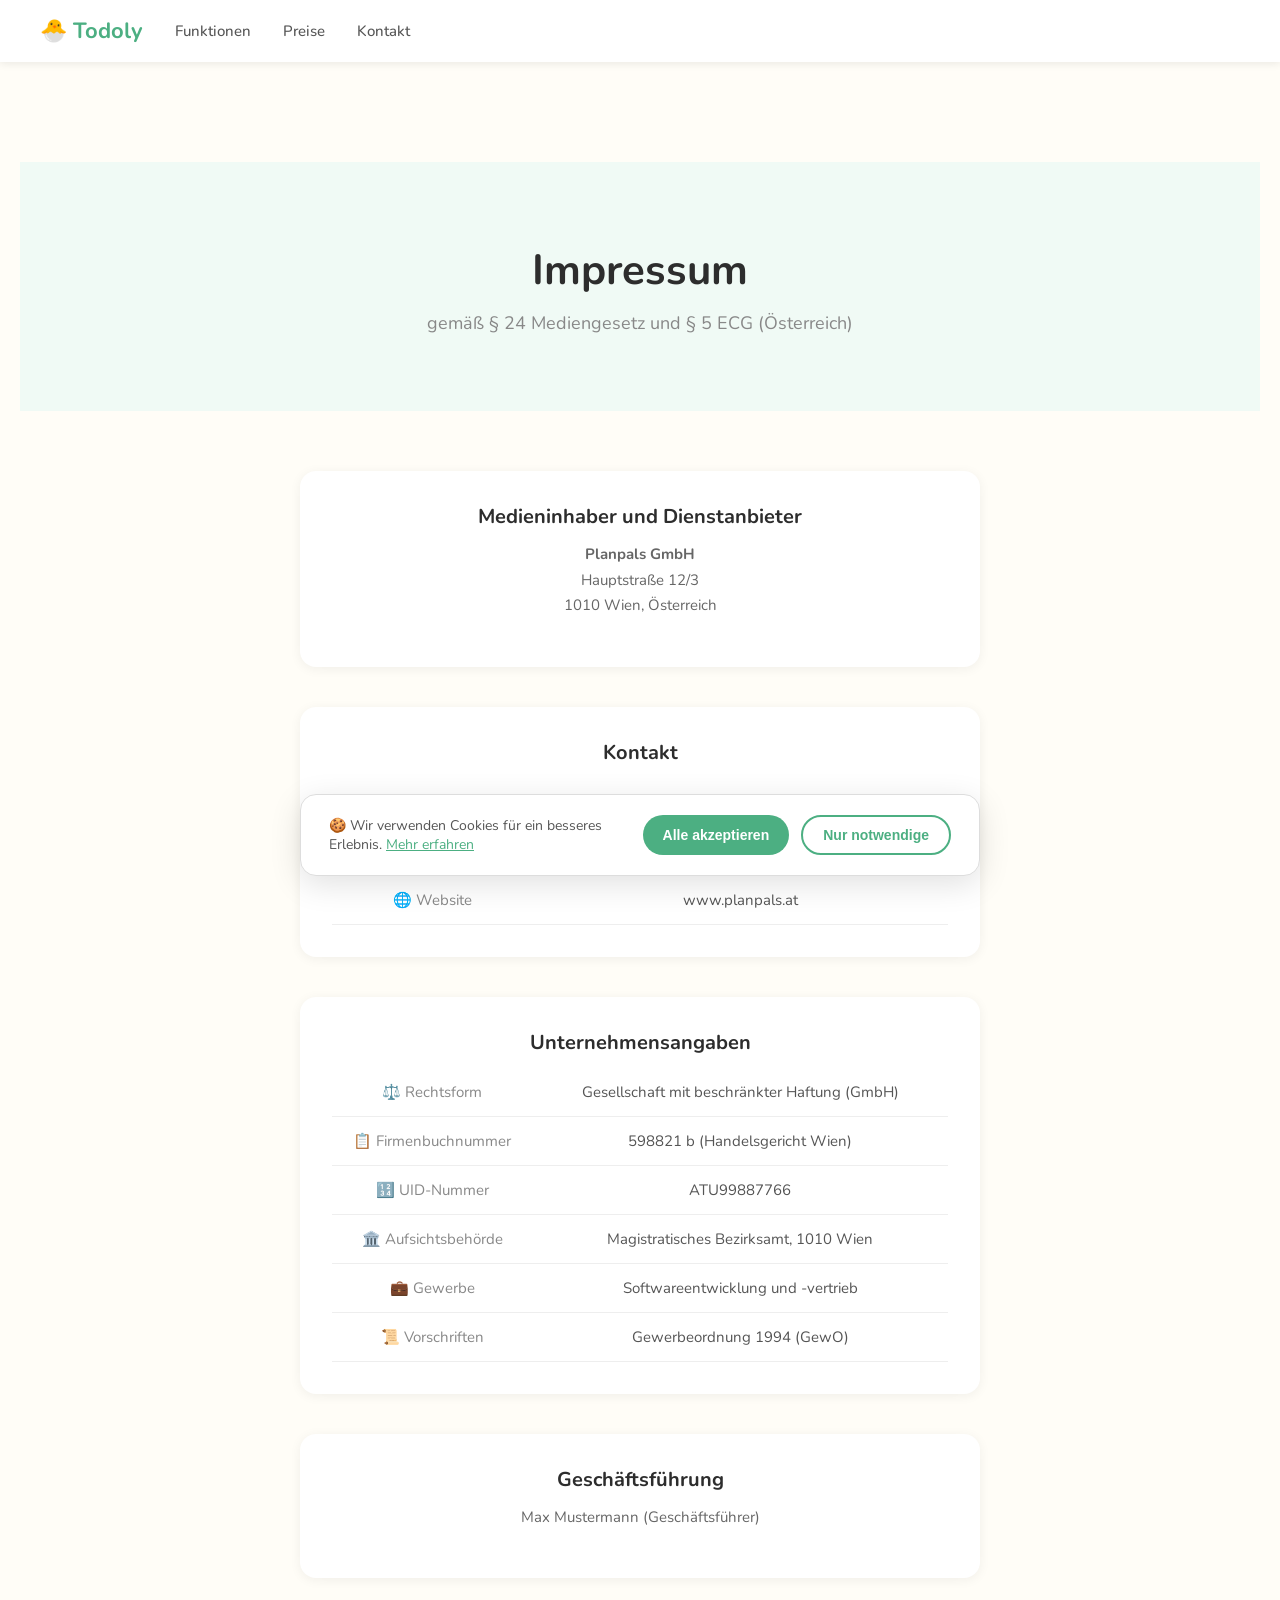
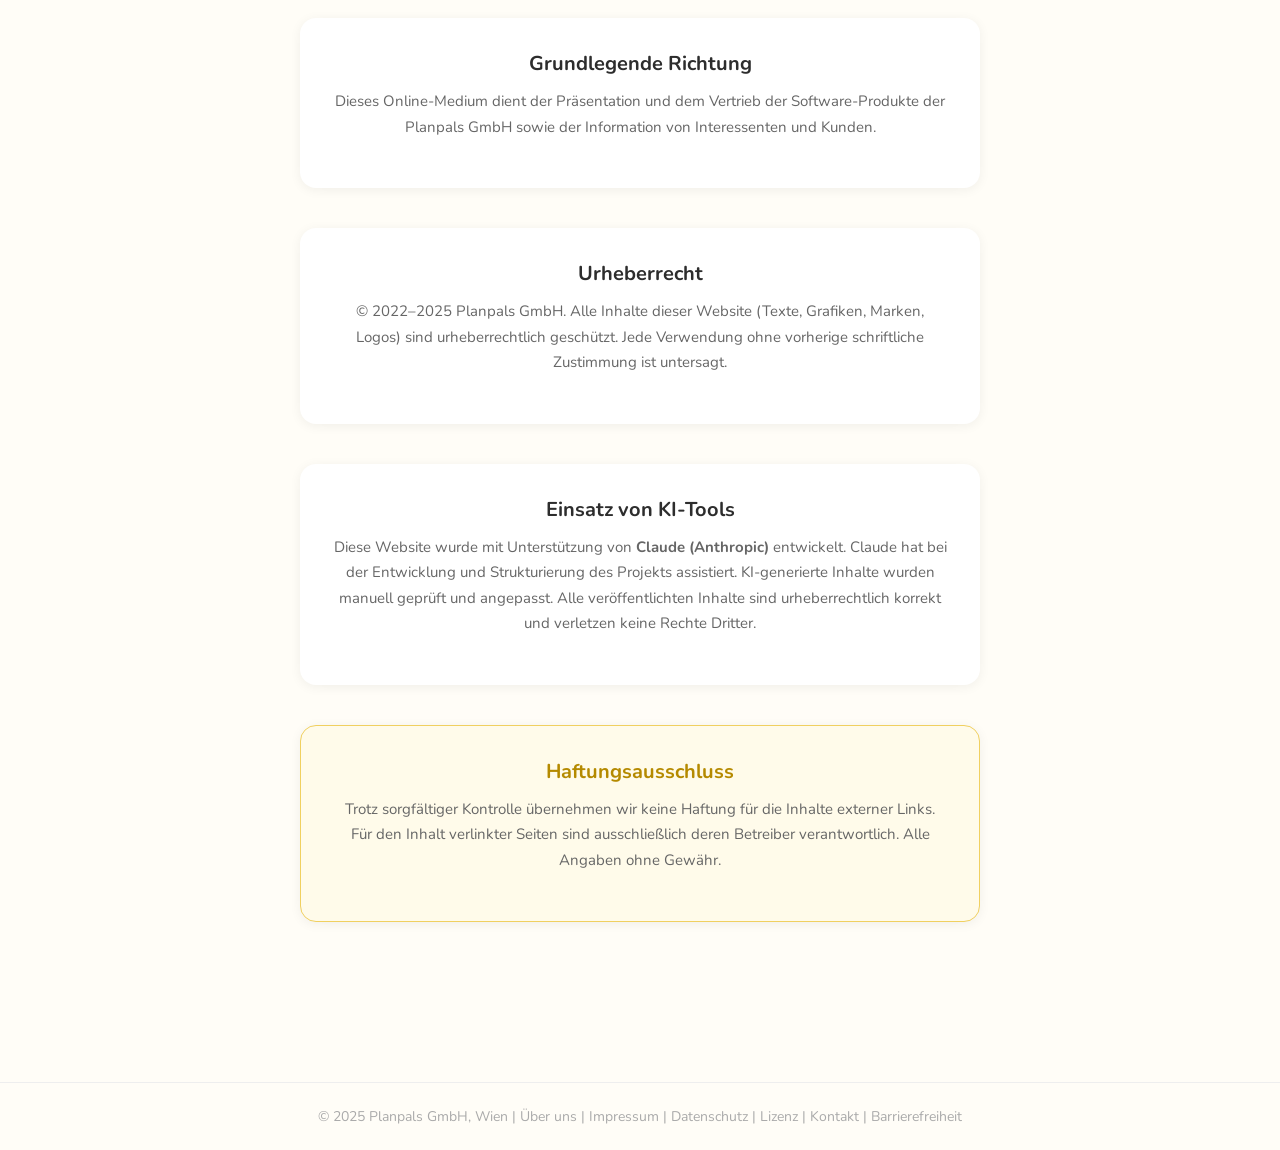
<file: impressum.html>
<!DOCTYPE html>
<html lang="de">
<head>
  <meta charset="UTF-8">
  <meta name="viewport" content="width=device-width, initial-scale=1.0">
  <title>Impressum – Planpals GmbH</title>
  <link rel="stylesheet" href="style.css">
</head>
<body>
    <a href="#main" class="skip-link">Zum Hauptinhalt springen</a>

  <!-- Navigation -->
  <header role="banner">
    <nav aria-label="Hauptnavigation">
      <a href="index.html"><span>🐣 Todoly</span></a>
      <a href="index.html#funktionen">Funktionen</a>
      <a href="index.html#preise">Preise</a>
      <a href="kontakt.html">Kontakt</a>
    </nav>
  </header>

  <!-- Hauptinhalt -->
  <main id="main">

    <section class="page-hero">
      <h1>Impressum</h1>
      <p>gemäß § 24 Mediengesetz und § 5 ECG (Österreich)</p>
    </section>

    <section class="legal-content">

      <!-- 미디어 소유자 -->
      <div class="legal-block">
        <h2>Medieninhaber und Dienstanbieter</h2>
        <p>
          <strong>Planpals GmbH</strong><br>
          Hauptstraße 12/3<br>
          1010 Wien, Österreich
        </p>
      </div>

      <!-- 연락처 -->
      <div class="legal-block">
        <h2>Kontakt</h2>
        <table class="info-table">
          <tr>
            <td>📧 E-Mail</td>
            <td><a href="mailto:office@planpals.at">office@planpals.at</a></td>
          </tr>
          <tr>
            <td>📞 Telefon</td>
            <td>+43 1 234 56 78</td>
          </tr>
          <tr>
            <td>🌐 Website</td>
            <td>www.planpals.at</td>
          </tr>
        </table>
      </div>

      <!-- 회사 정보 -->
      <div class="legal-block">
        <h2>Unternehmensangaben</h2>
        <table class="info-table">
          <tr>
            <td>⚖️ Rechtsform</td>
            <td>Gesellschaft mit beschränkter Haftung (GmbH)</td>
          </tr>
          <tr>
            <td>📋 Firmenbuchnummer</td>
            <td>598821 b (Handelsgericht Wien)</td>
          </tr>
          <tr>
            <td>🔢 UID-Nummer</td>
            <td>ATU99887766</td>
          </tr>
          <tr>
            <td>🏛️ Aufsichtsbehörde</td>
            <td>Magistratisches Bezirksamt, 1010 Wien</td>
          </tr>
          <tr>
            <td>💼 Gewerbe</td>
            <td>Softwareentwicklung und -vertrieb</td>
          </tr>
          <tr>
            <td>📜 Vorschriften</td>
            <td>Gewerbeordnung 1994 (GewO)</td>
          </tr>
        </table>
      </div>

      <!-- 대표자 -->
      <div class="legal-block">
        <h2>Geschäftsführung</h2>
        <p>Max Mustermann (Geschäftsführer)</p>
      </div>

      <!-- 미디어 방향성 -->
      <div class="legal-block">
        <h2>Grundlegende Richtung</h2>
        <p>Dieses Online-Medium dient der Präsentation und dem Vertrieb der Software-Produkte der Planpals GmbH sowie der Information von Interessenten und Kunden.</p>
      </div>

      <!-- 저작권 -->
      <div class="legal-block">
        <h2>Urheberrecht</h2>
        <p>© 2022–2025 Planpals GmbH. Alle Inhalte dieser Website (Texte, Grafiken, Marken, Logos) sind urheberrechtlich geschützt. Jede Verwendung ohne vorherige schriftliche Zustimmung ist untersagt.</p>
      </div>
<!-- KI 사용 표시 -->
      <div class="legal-block">
        <h2>Einsatz von KI-Tools</h2>
        <p>Diese Website wurde mit Unterstützung von
        <strong>Claude (Anthropic)</strong> entwickelt.
        Claude hat bei der Entwicklung und Strukturierung
        des Projekts assistiert. KI-generierte Inhalte
        wurden manuell geprüft und angepasst.
        Alle veröffentlichten Inhalte sind urheberrechtlich
        korrekt und verletzen keine Rechte Dritter.</p>
      </div>
      <!-- 책임 면제 -->
      <div class="legal-block warning-block">
        <h2>Haftungsausschluss</h2>
        <p>Trotz sorgfältiger Kontrolle übernehmen wir keine Haftung für die Inhalte externer Links. Für den Inhalt verlinkter Seiten sind ausschließlich deren Betreiber verantwortlich. Alle Angaben ohne Gewähr.</p>
      </div>

    </section>
  </main>

  <!-- Fußzeile -->
<footer role="contentinfo">
  <p>© 2025 Planpals GmbH, Wien |
    <a href="about.html">Über uns</a> |
    <a href="impressum.html">Impressum</a> |
    <a href="datenschutz.html">Datenschutz</a> |
    <a href="lizenz.html">Lizenz</a> |
    <a href="kontakt.html">Kontakt</a> |
    <a href="barrierefreiheit.html">Barrierefreiheit</a>
  </p>
</footer>

<div id="cookieBanner" class="cookie-banner" role="dialog"
       aria-label="Cookie-Einstellungen">
    <p>🍪 Wir verwenden Cookies für ein besseres Erlebnis.
      <a href="datenschutz.html">Mehr erfahren</a>
    </p>
    <div class="cookie-buttons">
      <button onclick="acceptCookies()" class="btn-solid">Alle akzeptieren</button>
      <button onclick="declineCookies()" class="btn-outline">Nur notwendige</button>
    </div>
  </div>

  <script>
    if (localStorage.getItem('cookieChoice')) {
      document.getElementById('cookieBanner').style.display = 'none';
    }
    function acceptCookies() {
      localStorage.setItem('cookieChoice', 'accepted');
      document.getElementById('cookieBanner').style.display = 'none';
    }
    function declineCookies() {
      localStorage.setItem('cookieChoice', 'declined');
      document.getElementById('cookieBanner').style.display = 'none';
    }
  </script>

</body>
</html>
</file>
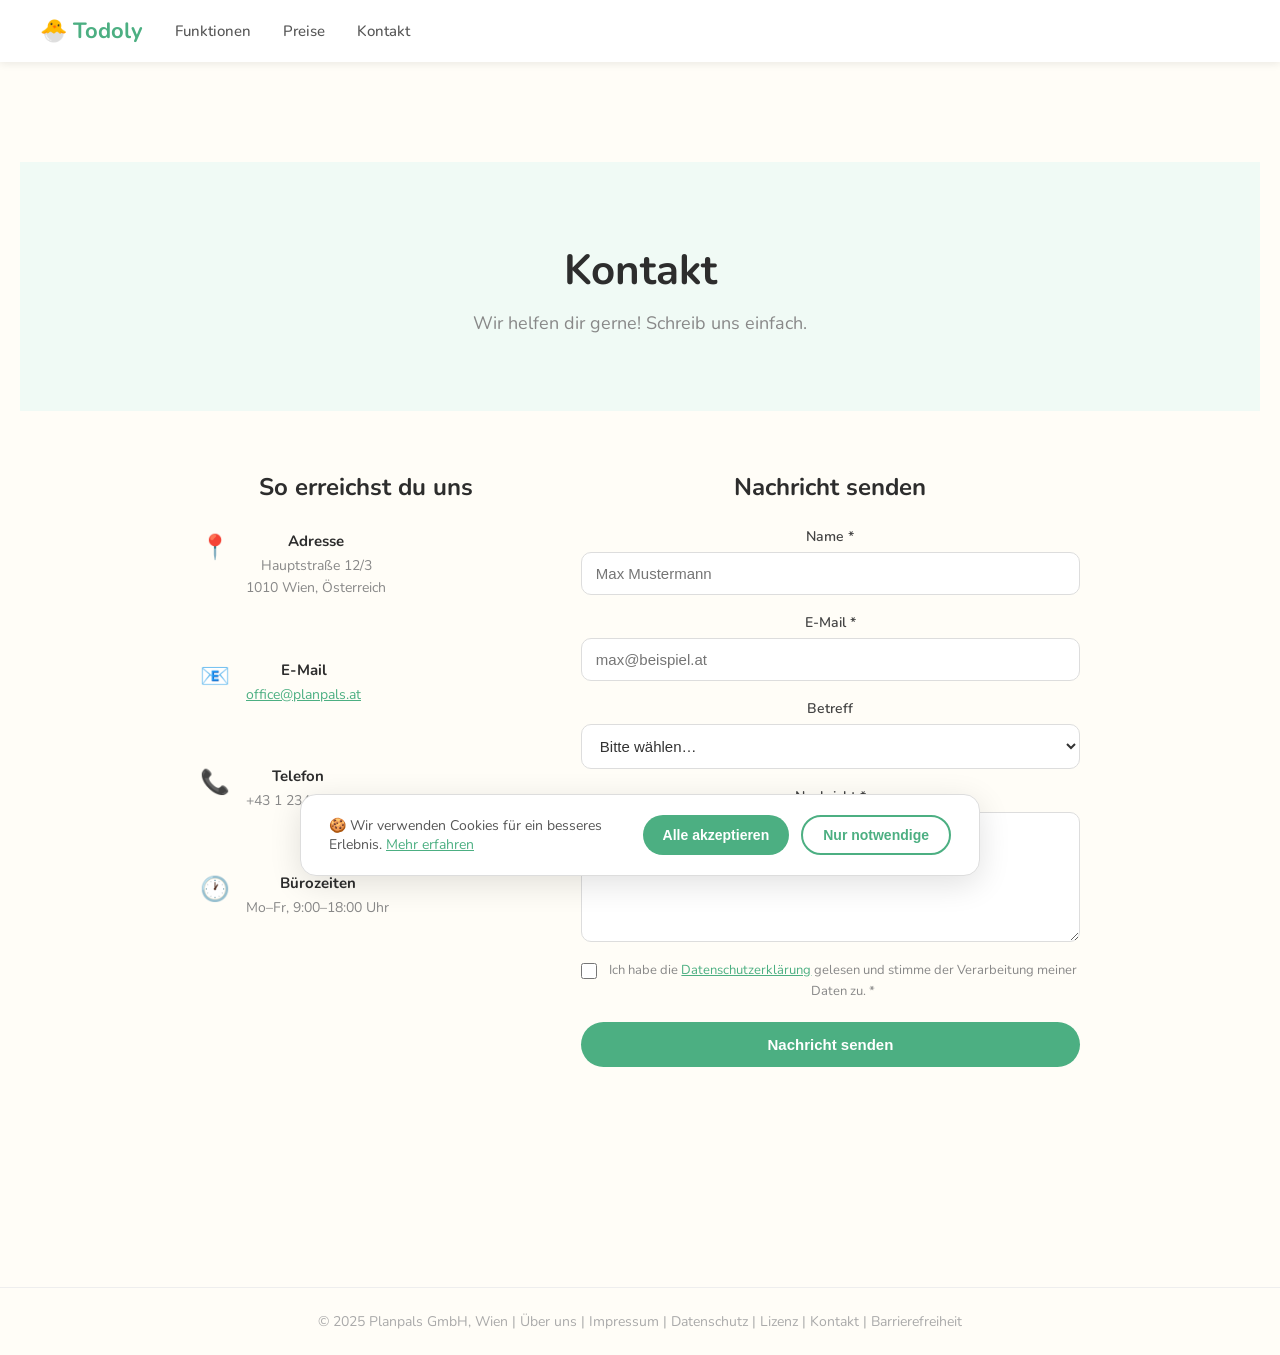
<file: kontakt.html>
<!DOCTYPE html>
<html lang="de">
<head>
  <meta charset="UTF-8">
  <meta name="viewport" content="width=device-width, initial-scale=1.0">
  <title>Kontakt – Planpals GmbH</title>
  <link rel="stylesheet" href="style.css">
</head>
<body>
    <a href="#main" class="skip-link">Zum Hauptinhalt springen</a>

  <!-- Navigation -->
  <header role="banner">
    <nav aria-label="Hauptnavigation">
      <a href="index.html"><span>🐣 Todoly</span></a>
      <a href="index.html#funktionen">Funktionen</a>
      <a href="index.html#preise">Preise</a>
      <a href="kontakt.html">Kontakt</a>
    </nav>
  </header>

  <!-- Hauptinhalt -->
  <main id="main">

    <section class="page-hero">
      <h1>Kontakt</h1>
      <p>Wir helfen dir gerne! Schreib uns einfach.</p>
    </section>

    <section class="kontakt-section">

      <!-- 왼쪽: 회사 정보 -->
      <div class="kontakt-info">
        <h2>So erreichst du uns</h2>

        <div class="info-item">
          <div class="info-icon">📍</div>
          <div>
            <strong>Adresse</strong>
            <p>Hauptstraße 12/3<br>1010 Wien, Österreich</p>
          </div>
        </div>

        <div class="info-item">
          <div class="info-icon">📧</div>
          <div>
            <strong>E-Mail</strong>
            <p><a href="mailto:office@planpals.at">office@planpals.at</a></p>
          </div>
        </div>

        <div class="info-item">
          <div class="info-icon">📞</div>
          <div>
            <strong>Telefon</strong>
            <p>+43 1 234 56 78</p>
          </div>
        </div>

        <div class="info-item">
          <div class="info-icon">🕐</div>
          <div>
            <strong>Bürozeiten</strong>
            <p>Mo–Fr, 9:00–18:00 Uhr</p>
          </div>
        </div>

      </div>

      <!-- 오른쪽: 문의 폼 -->
      <div class="kontakt-form">
        <h2>Nachricht senden</h2>

        <form id="contactForm">

          <div class="form-group">
            <label for="name">Name *</label>
            <input type="text" id="name" name="name"
              placeholder="Max Mustermann" required>
          </div>

          <div class="form-group">
            <label for="email">E-Mail *</label>
            <input type="email" id="email" name="email"
              placeholder="max@beispiel.at" required>
          </div>

          <div class="form-group">
            <label for="betreff">Betreff</label>
            <select id="betreff" name="betreff">
              <option value="">Bitte wählen…</option>
              <option value="support">Support</option>
              <option value="sales">Vertrieb / Pro-Plan</option>
              <option value="presse">Presse</option>
              <option value="sonstiges">Sonstiges</option>
            </select>
          </div>

          <div class="form-group">
            <label for="nachricht">Nachricht *</label>
            <textarea id="nachricht" name="nachricht"
              placeholder="Deine Nachricht…" required></textarea>
          </div>

          <!-- 개인정보 동의 체크박스 -->
          <div class="form-checkbox">
            <input type="checkbox" id="datenschutz" name="datenschutz" required>
            <label for="datenschutz">
              Ich habe die <a href="datenschutz.html">Datenschutzerklärung</a>
              gelesen und stimme der Verarbeitung meiner Daten zu. *
            </label>
          </div>

          <button type="submit" class="btn-solid">Nachricht senden</button>

        </form>

        <!-- 전송 성공 메시지 (처음엔 숨김) -->
        <div id="successMsg" class="success-msg">
          ✅ Danke! Deine Nachricht wurde gesendet. Wir melden uns bald!
        </div>

      </div>
    </section>

  </main>

  <!-- Fußzeile -->
  <footer role="contentinfo">
  <p>© 2025 Planpals GmbH, Wien |
    <a href="about.html">Über uns</a> |
    <a href="impressum.html">Impressum</a> |
    <a href="datenschutz.html">Datenschutz</a> |
    <a href="lizenz.html">Lizenz</a> |
    <a href="kontakt.html">Kontakt</a> |
    <a href="barrierefreiheit.html">Barrierefreiheit</a>
  </p>
</footer>

  <script>
    // 폼 제출 처리 (mock)
    document.getElementById('contactForm').addEventListener('submit', function(e) {
      e.preventDefault();
      this.style.display = 'none';
      document.getElementById('successMsg').style.display = 'block';
    });
  </script>

<div id="cookieBanner" class="cookie-banner" role="dialog"
       aria-label="Cookie-Einstellungen">
    <p>🍪 Wir verwenden Cookies für ein besseres Erlebnis.
      <a href="datenschutz.html">Mehr erfahren</a>
    </p>
    <div class="cookie-buttons">
      <button onclick="acceptCookies()" class="btn-solid">Alle akzeptieren</button>
      <button onclick="declineCookies()" class="btn-outline">Nur notwendige</button>
    </div>
  </div>

  <script>
    if (localStorage.getItem('cookieChoice')) {
      document.getElementById('cookieBanner').style.display = 'none';
    }
    function acceptCookies() {
      localStorage.setItem('cookieChoice', 'accepted');
      document.getElementById('cookieBanner').style.display = 'none';
    }
    function declineCookies() {
      localStorage.setItem('cookieChoice', 'declined');
      document.getElementById('cookieBanner').style.display = 'none';
    }
  </script>
</body>
</html>
</file>
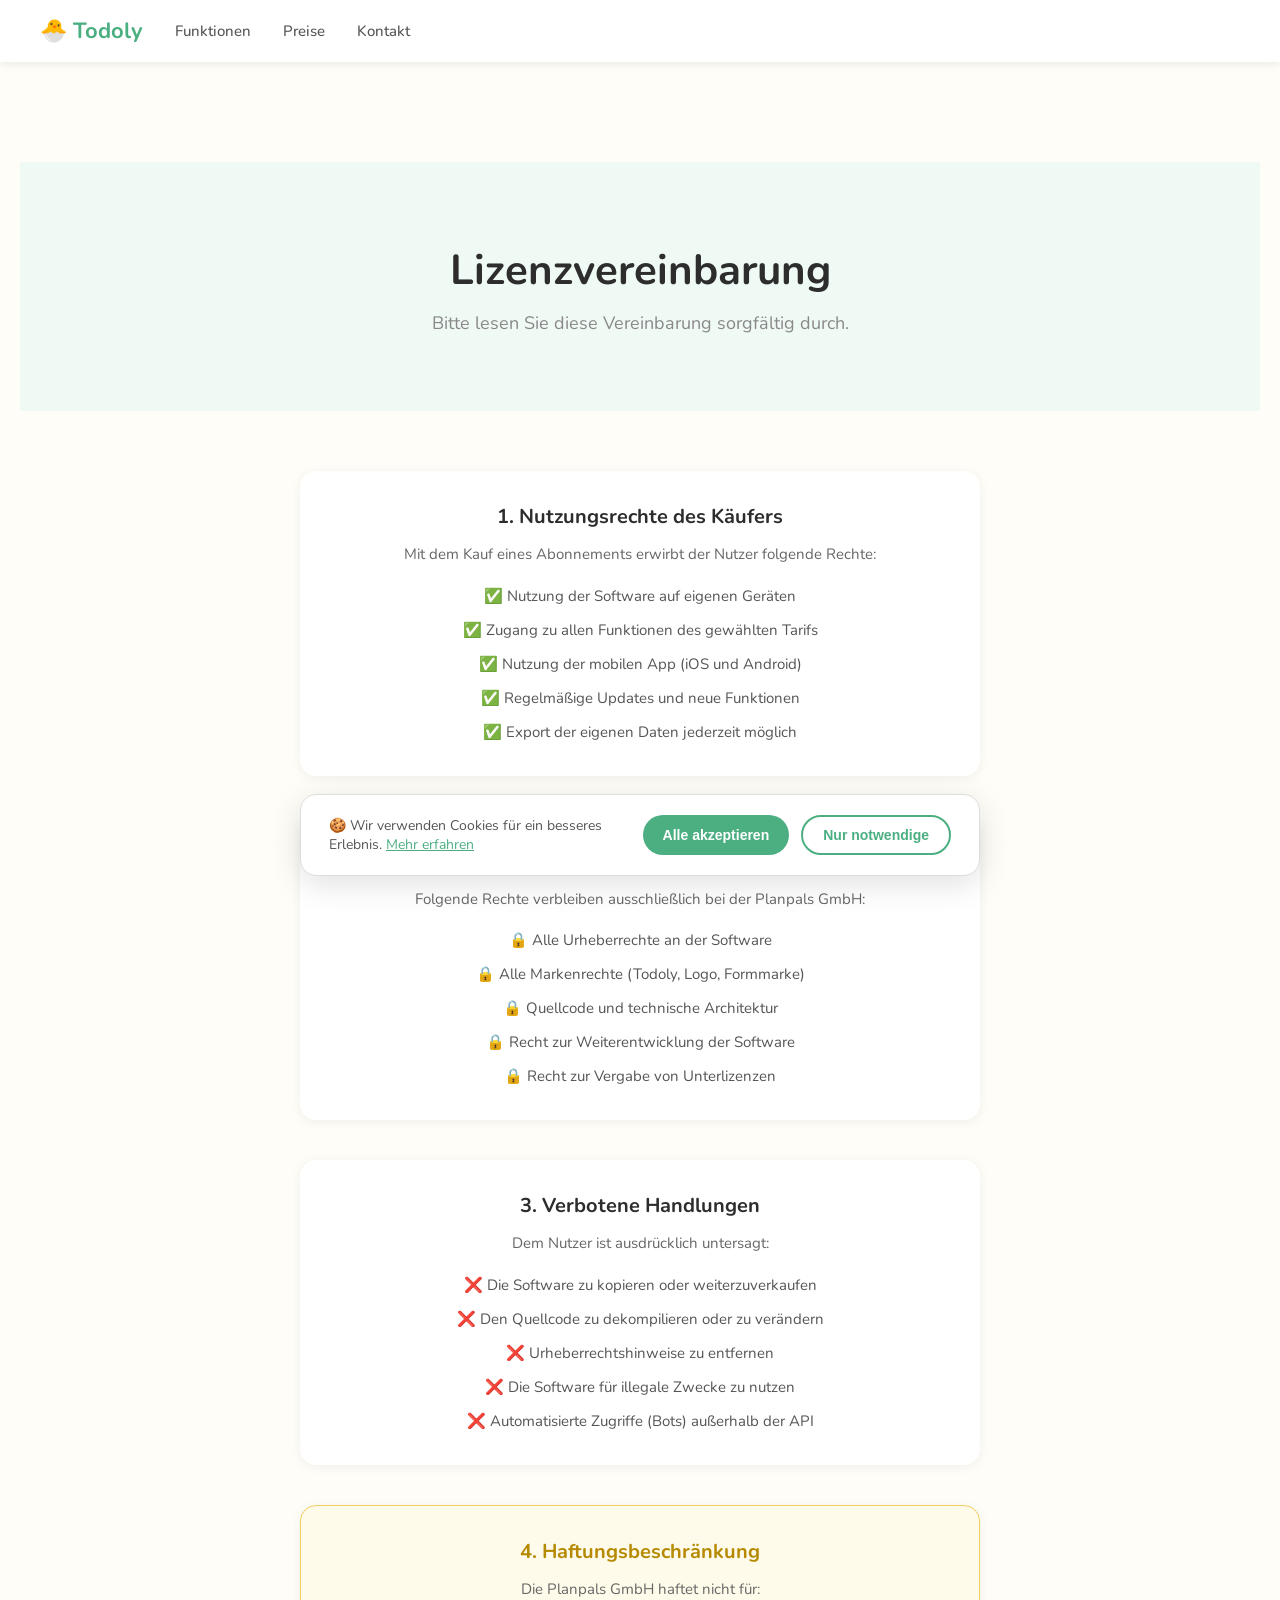
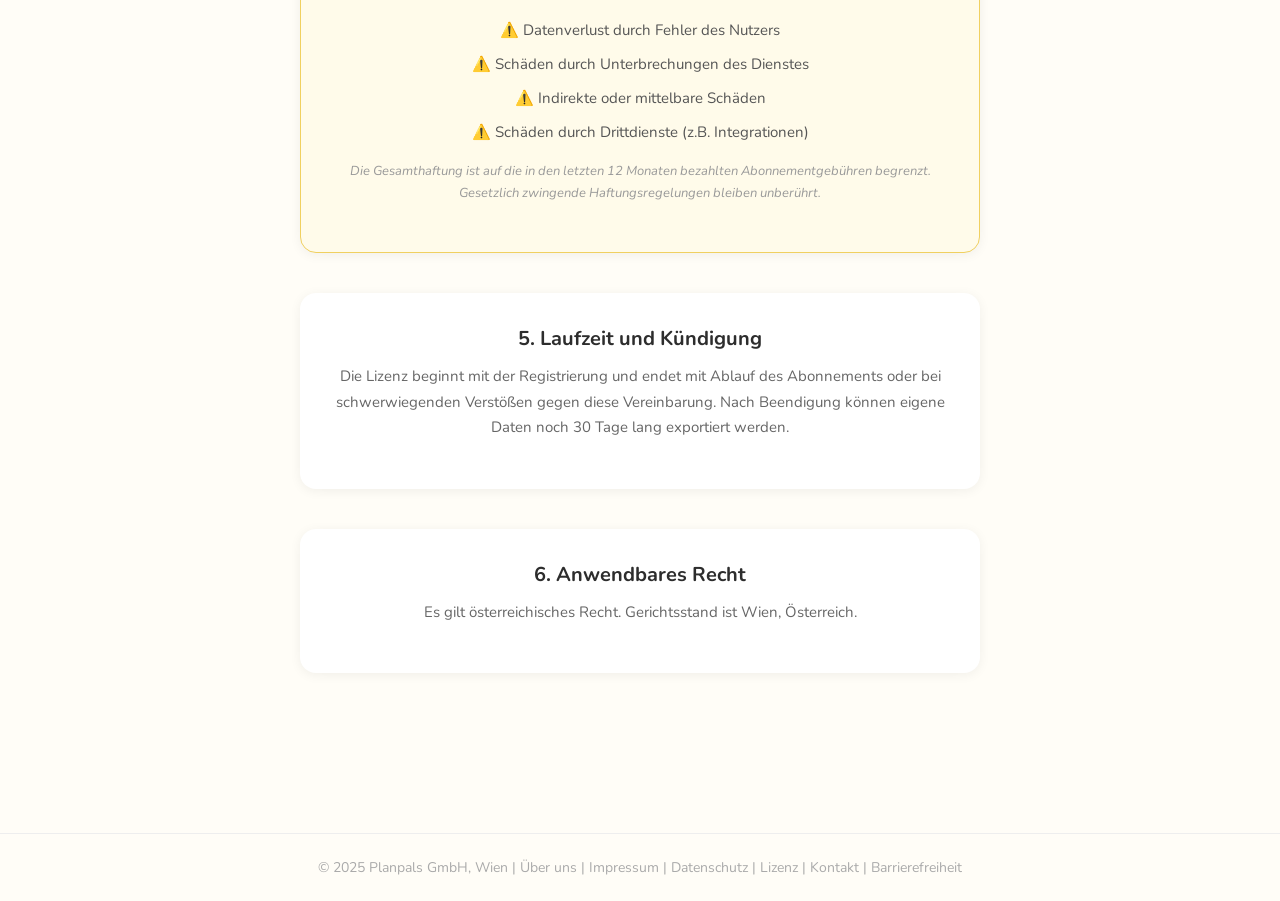
<file: lizenz.html>
<!DOCTYPE html>
<html lang="de">
<head>
  <meta charset="UTF-8">
  <meta name="viewport" content="width=device-width, initial-scale=1.0">
  <title>Lizenz – Planpals GmbH</title>
  <link rel="stylesheet" href="style.css">
</head>
<body>
    <a href="#main" class="skip-link">Zum Hauptinhalt springen</a>

  <!-- Navigation -->
  <header role="banner">
    <nav aria-label="Hauptnavigation">
      <a href="index.html"><span>🐣 Todoly</span></a>
      <a href="index.html#funktionen">Funktionen</a>
      <a href="index.html#preise">Preise</a>
      <a href="kontakt.html">Kontakt</a>
    </nav>
  </header>

  <!-- Hauptinhalt -->
  <main id="main">

    <section class="page-hero">
      <h1>Lizenzvereinbarung</h1>
      <p>Bitte lesen Sie diese Vereinbarung sorgfältig durch.</p>
    </section>

    <section class="legal-content">

      <!-- 1. 구매자 권리 -->
      <div class="legal-block">
        <h2>1. Nutzungsrechte des Käufers</h2>
        <p>Mit dem Kauf eines Abonnements erwirbt der Nutzer folgende Rechte:</p>
        <ul>
          <li>✅ Nutzung der Software auf eigenen Geräten</li>
          <li>✅ Zugang zu allen Funktionen des gewählten Tarifs</li>
          <li>✅ Nutzung der mobilen App (iOS und Android)</li>
          <li>✅ Regelmäßige Updates und neue Funktionen</li>
          <li>✅ Export der eigenen Daten jederzeit möglich</li>
        </ul>
      </div>

      <!-- 2. 회사 보유 권리 -->
      <div class="legal-block">
        <h2>2. Rechte des Unternehmens</h2>
        <p>Folgende Rechte verbleiben ausschließlich bei der Planpals GmbH:</p>
        <ul>
          <li>🔒 Alle Urheberrechte an der Software</li>
          <li>🔒 Alle Markenrechte (Todoly, Logo, Formmarke)</li>
          <li>🔒 Quellcode und technische Architektur</li>
          <li>🔒 Recht zur Weiterentwicklung der Software</li>
          <li>🔒 Recht zur Vergabe von Unterlizenzen</li>
        </ul>
      </div>

      <!-- 3. 금지 행위 -->
      <div class="legal-block">
        <h2>3. Verbotene Handlungen</h2>
        <p>Dem Nutzer ist ausdrücklich untersagt:</p>
        <ul>
          <li>❌ Die Software zu kopieren oder weiterzuverkaufen</li>
          <li>❌ Den Quellcode zu dekompilieren oder zu verändern</li>
          <li>❌ Urheberrechtshinweise zu entfernen</li>
          <li>❌ Die Software für illegale Zwecke zu nutzen</li>
          <li>❌ Automatisierte Zugriffe (Bots) außerhalb der API</li>
        </ul>
      </div>

      <!-- 4. 책임 제한 -->
      <div class="legal-block warning-block">
        <h2>4. Haftungsbeschränkung</h2>
        <p>Die Planpals GmbH haftet nicht für:</p>
        <ul>
          <li>⚠️ Datenverlust durch Fehler des Nutzers</li>
          <li>⚠️ Schäden durch Unterbrechungen des Dienstes</li>
          <li>⚠️ Indirekte oder mittelbare Schäden</li>
          <li>⚠️ Schäden durch Drittdienste (z.B. Integrationen)</li>
        </ul>
        <p class="note">Die Gesamthaftung ist auf die in den letzten 12 Monaten bezahlten Abonnementgebühren begrenzt. Gesetzlich zwingende Haftungsregelungen bleiben unberührt.</p>
      </div>

      <!-- 5. 계약 기간 -->
      <div class="legal-block">
        <h2>5. Laufzeit und Kündigung</h2>
        <p>Die Lizenz beginnt mit der Registrierung und endet mit Ablauf des Abonnements oder bei schwerwiegenden Verstößen gegen diese Vereinbarung. Nach Beendigung können eigene Daten noch 30 Tage lang exportiert werden.</p>
      </div>

      <!-- 6. 준거법 -->
      <div class="legal-block">
        <h2>6. Anwendbares Recht</h2>
        <p>Es gilt österreichisches Recht. Gerichtsstand ist Wien, Österreich.</p>
      </div>

    </section>
  </main>

  <!-- Fußzeile -->
  <footer role="contentinfo">
  <p>© 2025 Planpals GmbH, Wien |
    <a href="about.html">Über uns</a> |
    <a href="impressum.html">Impressum</a> |
    <a href="datenschutz.html">Datenschutz</a> |
    <a href="lizenz.html">Lizenz</a> |
    <a href="kontakt.html">Kontakt</a> |
    <a href="barrierefreiheit.html">Barrierefreiheit</a>
  </p>
</footer>

<div id="cookieBanner" class="cookie-banner" role="dialog"
       aria-label="Cookie-Einstellungen">
    <p>🍪 Wir verwenden Cookies für ein besseres Erlebnis.
      <a href="datenschutz.html">Mehr erfahren</a>
    </p>
    <div class="cookie-buttons">
      <button onclick="acceptCookies()" class="btn-solid">Alle akzeptieren</button>
      <button onclick="declineCookies()" class="btn-outline">Nur notwendige</button>
    </div>
  </div>

  <script>
    if (localStorage.getItem('cookieChoice')) {
      document.getElementById('cookieBanner').style.display = 'none';
    }
    function acceptCookies() {
      localStorage.setItem('cookieChoice', 'accepted');
      document.getElementById('cookieBanner').style.display = 'none';
    }
    function declineCookies() {
      localStorage.setItem('cookieChoice', 'declined');
      document.getElementById('cookieBanner').style.display = 'none';
    }
  </script>

</body>
</html>
</file>
<file: style.css>
@import url('https://fonts.googleapis.com/css2?family=Nunito:wght@400;600;700;800&display=swap');

/* 기본 설정 */
* {
  margin: 0;
  padding: 0;
  box-sizing: border-box;
}

body {
  font-family: 'Nunito', sans-serif;
  background-color: #fffdf7;
  color: #333;
}

/* 상단 메뉴 */
header {
  background-color: #ffffff;
  padding: 16px 40px;
  box-shadow: 0 2px 8px rgba(0,0,0,0.08);
  display: flex;
  align-items: center;
}

nav {
  display: flex;
  align-items: center;
  gap: 32px;
  width: 100%;
}

nav span {
  font-size: 22px;
  font-weight: bold;
  color: #4caf82;
  margin-right: auto;
}

nav a {
  text-decoration: none;
  color: #555;
  font-size: 15px;
  font-weight: 500;
}

nav a:hover {
  color: #4caf82;
}

/* 메인 히어로 섹션 */
main {
  text-align: center;
  padding: 100px 20px;
}

main h1 {
  font-size: 56px;
  color: #2d2d2d;
  margin-bottom: 16px;
}

main p {
  font-size: 20px;
  color: #666;
  margin-bottom: 36px;
}

button {
  background-color: #4caf82;
  color: white;
  border: none;
  padding: 16px 40px;
  font-size: 17px;
  border-radius: 50px;
  cursor: pointer;
  font-weight: 600;
}

button:hover {
  background-color: #3d9e72;
}

/* 하단 */
footer {
  text-align: center;
  padding: 24px;
  color: #aaa;
  font-size: 14px;
  border-top: 1px solid #eee;
}

/* 기능 소개 섹션 */
#funktionen {
  padding: 80px 40px;
  text-align: center;
  background-color: #f0faf5;
}

#funktionen h2 {
  font-size: 36px;
  color: #2d2d2d;
  margin-bottom: 12px;
}

#funktionen > p {
  font-size: 17px;
  color: #888;
  margin-bottom: 48px;
}

.features {
  display: flex;
  justify-content: center;
  gap: 24px;
  flex-wrap: wrap;
}

.feature-card {
  background: white;
  border-radius: 16px;
  padding: 32px 24px;
  width: 220px;
  box-shadow: 0 4px 16px rgba(0,0,0,0.07);
}

.feature-icon {
  font-size: 36px;
  margin-bottom: 16px;
}

.feature-card h3 {
  font-size: 18px;
  color: #2d2d2d;
  margin-bottom: 10px;
}

.feature-card p {
  font-size: 14px;
  color: #888;
  line-height: 1.6;
}
/* 가격 섹션 */
#preise {
  padding: 80px 40px;
  text-align: center;
  background-color: #fffdf7;
}

#preise h2 {
  font-size: 36px;
  color: #2d2d2d;
  margin-bottom: 12px;
}

#preise > p {
  font-size: 17px;
  color: #888;
  margin-bottom: 48px;
}

.pricing {
  display: flex;
  justify-content: center;
  gap: 32px;
  flex-wrap: wrap;
}

.pricing-card {
  background: white;
  border-radius: 20px;
  padding: 40px 32px;
  width: 280px;
  box-shadow: 0 4px 16px rgba(0,0,0,0.07);
  position: relative;
}

.pricing-card h3 {
  font-size: 22px;
  color: #2d2d2d;
  margin-bottom: 16px;
}

.price {
  font-size: 42px;
  font-weight: bold;
  color: #4caf82;
  margin-bottom: 24px;
}

.price span {
  font-size: 16px;
  font-weight: normal;
  color: #aaa;
}

.pricing-card ul {
  list-style: none;
  text-align: left;
  margin-bottom: 32px;
  display: flex;
  flex-direction: column;
  gap: 12px;
}

.pricing-card ul li {
  font-size: 15px;
  color: #555;
}

/* 추천 카드 스타일 */
.pricing-featured {
  border: 2px solid #4caf82;
  transform: scale(1.05);
}

/* 추천 배지 */
.badge {
  position: absolute;
  top: -14px;
  left: 50%;
  transform: translateX(-50%);
  background-color: #4caf82;
  color: white;
  font-size: 13px;
  font-weight: bold;
  padding: 4px 16px;
  border-radius: 99px;
}

/* 버튼 스타일 */
.btn-outline {
  width: 100%;
  padding: 14px;
  border-radius: 50px;
  border: 2px solid #4caf82;
  background: transparent;
  color: #4caf82;
  font-size: 15px;
  font-weight: 600;
  cursor: pointer;
}

.btn-outline:hover {
  background-color: #f0faf5;
}

.btn-solid {
  width: 100%;
  padding: 14px;
  border-radius: 50px;
  border: none;
  background-color: #4caf82;
  color: white;
  font-size: 15px;
  font-weight: 600;
  cursor: pointer;
}

.btn-solid:hover {
  background-color: #3d9e72;
}

/* 하위 페이지 공통 */
.page-hero {
  text-align: center;
  padding: 80px 40px 40px;
  background-color: #f0faf5;
}

.page-hero h1 {
  font-size: 42px;
  color: #2d2d2d;
  margin-bottom: 12px;
}

.page-hero p {
  font-size: 18px;
  color: #888;
}

/* 회사 정보 */
.about-info {
  max-width: 700px;
  margin: 60px auto;
  padding: 0 40px;
}

.about-info h2 {
  font-size: 28px;
  color: #2d2d2d;
  margin-bottom: 24px;
}

.info-table {
  width: 100%;
  border-collapse: collapse;
}

.info-table td {
  padding: 14px 16px;
  border-bottom: 1px solid #eee;
  font-size: 15px;
  color: #555;
}

.info-table td:first-child {
  color: #888;
  width: 200px;
}

/* 브랜드 섹션 */
.brands {
  padding: 60px 40px;
  text-align: center;
  background-color: #f9fffe;
}

.brands h2 {
  font-size: 32px;
  color: #2d2d2d;
  margin-bottom: 12px;
}

.brands > p {
  color: #888;
  margin-bottom: 40px;
}

.brand-cards {
  display: flex;
  justify-content: center;
  gap: 24px;
  flex-wrap: wrap;
}

.brand-card {
  background: white;
  border-radius: 16px;
  padding: 32px 24px;
  width: 260px;
  box-shadow: 0 4px 16px rgba(0,0,0,0.07);
}

.brand-display {
  height: 100px;
  display: flex;
  align-items: center;
  justify-content: center;
  margin-bottom: 16px;
}

.wordmark {
  font-size: 36px;
  font-weight: bold;
  color: #4caf82;
}

.brand-card h3 {
  font-size: 18px;
  color: #2d2d2d;
  margin-bottom: 10px;
}

.brand-card p {
  font-size: 13px;
  color: #888;
  line-height: 1.6;
  margin-bottom: 16px;
}

.nizza {
  display: inline-block;
  background-color: #f0faf5;
  color: #4caf82;
  font-size: 12px;
  font-weight: 600;
  padding: 4px 12px;
  border-radius: 99px;
  border: 1px solid #4caf82;
}

/* 미디어 라이선스 표 */
.media-section {
  max-width: 800px;
  margin: 60px auto;
  padding: 0 40px 60px;
}

.media-section h2 {
  font-size: 28px;
  color: #2d2d2d;
  margin-bottom: 12px;
}

.media-section > p {
  color: #888;
  margin-bottom: 24px;
}

.media-table {
  width: 100%;
  border-collapse: collapse;
  font-size: 14px;
}

.media-table th {
  background-color: #f0faf5;
  color: #4caf82;
  padding: 12px 16px;
  text-align: left;
  font-weight: 600;
}

.media-table td {
  padding: 12px 16px;
  border-bottom: 1px solid #eee;
  color: #555;
}

/* 법적 페이지 공통 */
.legal-content {
  max-width: 760px;
  margin: 0 auto;
  padding: 60px 40px;
  display: flex;
  flex-direction: column;
  gap: 40px;
}

.legal-block {
  background: white;
  border-radius: 16px;
  padding: 32px;
  box-shadow: 0 2px 12px rgba(0,0,0,0.06);
}

.legal-block h2 {
  font-size: 20px;
  color: #2d2d2d;
  margin-bottom: 12px;
}

.legal-block p {
  color: #666;
  font-size: 15px;
  margin-bottom: 16px;
  line-height: 1.7;
}

.legal-block ul {
  list-style: none;
  display: flex;
  flex-direction: column;
  gap: 10px;
}

.legal-block ul li {
  font-size: 15px;
  color: #555;
  line-height: 1.6;
}

/* 경고 블록 */
.warning-block {
  background-color: #fffbea;
  border: 1px solid #f0d060;
}

.warning-block h2 {
  color: #b58a00;
}

.note {
  margin-top: 16px !important;
  font-size: 13px !important;
  color: #999 !important;
  font-style: italic;
}

/* 연락처 페이지 */
.kontakt-section {
  display: flex;
  gap: 48px;
  max-width: 960px;
  margin: 60px auto;
  padding: 0 40px 60px;
  flex-wrap: wrap;
}

.kontakt-info {
  flex: 1;
  min-width: 260px;
}

.kontakt-info h2 {
  font-size: 24px;
  color: #2d2d2d;
  margin-bottom: 28px;
}

.info-item {
  display: flex;
  gap: 16px;
  margin-bottom: 24px;
  align-items: flex-start;
}

.info-icon {
  font-size: 24px;
  flex-shrink: 0;
}

.info-item strong {
  display: block;
  font-size: 15px;
  color: #2d2d2d;
  margin-bottom: 4px;
}

.info-item p {
  font-size: 14px;
  color: #888;
  line-height: 1.6;
}

.info-item a {
  color: #4caf82;
}

/* 문의 폼 */
.kontakt-form {
  flex: 1.5;
  min-width: 300px;
}

.kontakt-form h2 {
  font-size: 24px;
  color: #2d2d2d;
  margin-bottom: 24px;
}

.form-group {
  display: flex;
  flex-direction: column;
  gap: 6px;
  margin-bottom: 18px;
}

.form-group label {
  font-size: 14px;
  font-weight: 600;
  color: #444;
}

.form-group input,
.form-group select,
.form-group textarea {
  padding: 12px 14px;
  border: 1px solid #ddd;
  border-radius: 10px;
  font-size: 15px;
  font-family: 'Segoe UI', sans-serif;
  color: #333;
  background: white;
  transition: border-color 0.2s;
}

.form-group input:focus,
.form-group select:focus,
.form-group textarea:focus {
  outline: none;
  border-color: #4caf82;
  box-shadow: 0 0 0 3px rgba(76,175,130,0.15);
}

.form-group textarea {
  min-height: 130px;
  resize: vertical;
}

/* 체크박스 */
.form-checkbox {
  display: flex;
  align-items: flex-start;
  gap: 10px;
  margin-bottom: 20px;
}

.form-checkbox input {
  margin-top: 3px;
  width: 16px;
  height: 16px;
  accent-color: #4caf82;
  flex-shrink: 0;
  cursor: pointer;
}

.form-checkbox label {
  font-size: 13px;
  color: #888;
  line-height: 1.6;
}

.form-checkbox a {
  color: #4caf82;
  text-decoration: underline;
}

/* 성공 메시지 */
.success-msg {
  display: none;
  background-color: #f0faf5;
  border: 1px solid #4caf82;
  border-radius: 12px;
  padding: 24px;
  text-align: center;
  color: #2d7a55;
  font-size: 16px;
  font-weight: 600;
  margin-top: 16px;
}

/* 스킵 링크 (접근성) */
.skip-link {
  position: absolute;
  top: -100px;
  left: 16px;
  background: #4caf82;
  color: white;
  padding: 10px 20px;
  border-radius: 8px;
  font-weight: bold;
  text-decoration: none;
  z-index: 9999;
  transition: top 0.2s;
}

.skip-link:focus {
  top: 16px;
}

/* 쿠키 배너 */
.cookie-banner {
  position: fixed;
  bottom: 24px;
  left: 50%;
  transform: translateX(-50%);
  background: white;
  border: 1px solid #ddd;
  border-radius: 16px;
  padding: 20px 28px;
  display: flex;
  align-items: center;
  gap: 24px;
  flex-wrap: wrap;
  box-shadow: 0 8px 32px rgba(0,0,0,0.12);
  z-index: 999;
  max-width: 680px;
  width: calc(100% - 48px);
}

.cookie-banner p {
  font-size: 14px;
  color: #555;
  flex: 1;
  min-width: 200px;
}

.cookie-banner a {
  color: #4caf82;
  text-decoration: underline;
}

.cookie-buttons {
  display: flex;
  gap: 12px;
  flex-shrink: 0;
}

.cookie-buttons .btn-solid,
.cookie-buttons .btn-outline {
  padding: 10px 20px;
  font-size: 14px;
  width: auto;
}

/* 푸터 링크 */
footer a {
  color: #aaa;
  text-decoration: none;
}

footer a:hover {
  color: #4caf82;
}

/* 접근성 그리드 */
.a11y-grid {
  display: grid;
  grid-template-columns: repeat(auto-fit, minmax(280px, 1fr));
  gap: 16px;
  margin-top: 16px;
}

.a11y-item {
  display: flex;
  gap: 14px;
  align-items: flex-start;
  background: #f9fffe;
  border: 1px solid #d0f0e0;
  border-radius: 12px;
  padding: 16px;
}

.a11y-icon {
  font-size: 22px;
  flex-shrink: 0;
}

.a11y-item strong {
  display: block;
  font-size: 15px;
  color: #2d2d2d;
  margin-bottom: 4px;
}

.a11y-item p {
  font-size: 13px;
  color: #888;
  line-height: 1.5;
}
/* 히어로 애니메이션 */
.hero-animation {
  display: flex;
  flex-direction: column;
  gap: 12px;
  margin-bottom: 40px;
  align-items: center;
}

.anim-card {
  display: flex;
  align-items: center;
  gap: 12px;
  background: white;
  border-radius: 12px;
  padding: 14px 24px;
  box-shadow: 0 4px 16px rgba(0,0,0,0.08);
  font-size: 15px;
  font-weight: 600;
  color: #2d2d2d;
  animation: slideIn 0.6s ease both;
  width: 280px;
}

.anim-card-2 {
  animation-delay: 0.3s;
  opacity: 0;
  animation: slideIn 0.6s 0.3s ease both;
}

.anim-card-3 {
  animation-delay: 0.6s;
  opacity: 0;
  animation: slideIn 0.6s 0.6s ease both;
}

@keyframes slideIn {
  from {
    opacity: 0;
    transform: translateY(20px);
  }
  to {
    opacity: 1;
    transform: translateY(0);
  }
}
</file>
